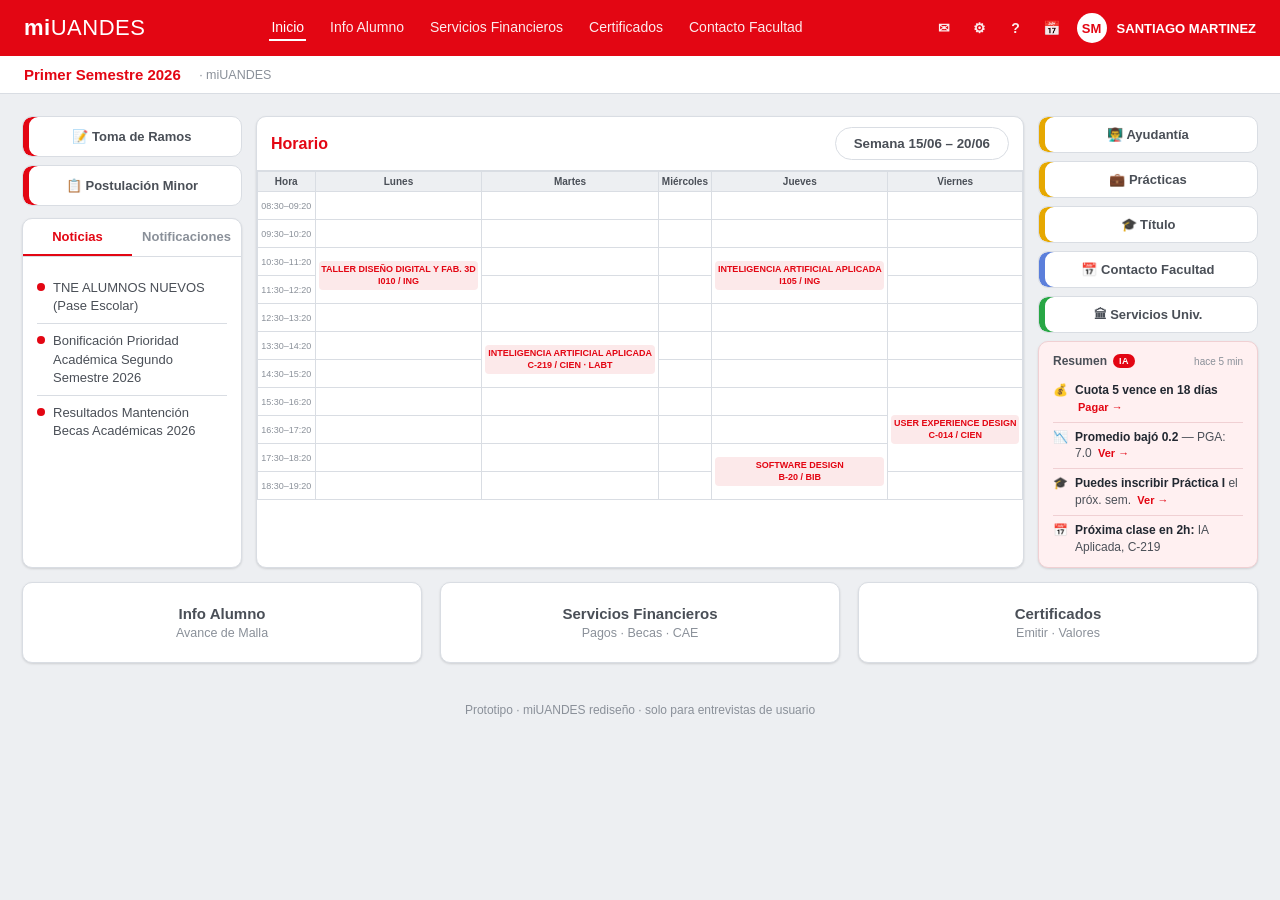
<file: index.html>
<!DOCTYPE html>
<html lang="es">
<head>
  <meta charset="UTF-8">
  <meta name="viewport" content="width=device-width, initial-scale=1.0">
  <title>miUANDES — Inicio</title>
  <link rel="stylesheet" href="styles.css">
  <style>
    .landing {
      display: grid;
      grid-template-columns: 220px 1fr 220px;
      gap: 14px;
      align-items: stretch;
    }
    .landing > div:first-child {
      display: flex; flex-direction: column;
    }
    .landing > div:first-child .info-card {
      flex: 1;
    }

    .info-card {
      background: var(--blanco);
      border: 1px solid var(--gris-borde);
      border-radius: var(--radio);
      box-shadow: var(--sombra);
      overflow: hidden;
    }
    .info-card__tabs {
      display: flex; border-bottom: 1px solid var(--gris-borde);
    }
    .info-card__tab {
      flex: 1; padding: 10px 8px; text-align: center;
      font-size: 13px; font-weight: 600; color: var(--gris-claro);
      cursor: pointer; border-bottom: 2px solid transparent;
      transition: all .15s; background: none; border-top: none; border-left: none; border-right: none;
    }
    .info-card__tab.is-active {
      color: var(--rojo); border-bottom-color: var(--rojo);
    }
    .info-card__body { padding: 14px; }
    .info-card__panel { display: none; }
    .info-card__panel.activa { display: block; }
    .notif-item {
      display: flex; align-items: flex-start; gap: 8px;
      padding: 8px 0; border-bottom: 1px solid var(--gris-borde);
      font-size: 13px; color: var(--gris-texto);
    }
    .notif-item:last-child { border-bottom: none; }
    .notif-dot {
      width: 8px; height: 8px; border-radius: 50%;
      background: var(--rojo); flex-shrink: 0; margin-top: 4px;
    }
    .notif-item span { line-height: 1.4; }

    .horario {
      background: var(--blanco);
      border: 1px solid var(--gris-borde);
      border-radius: var(--radio);
      box-shadow: var(--sombra);
      display: flex; flex-direction: column;
      overflow: hidden;
    }
    .horario__head {
      display: flex; justify-content: space-between; align-items: center;
      padding: 10px 14px; border-bottom: 1px solid var(--gris-borde);
    }
    .horario__head h2 { margin: 0; font-size: 16px; color: var(--rojo); }
    .horario table {
      width: 100%; border-collapse: collapse; font-size: 10px;
    }
    .horario th {
      background: var(--gris-bg); padding: 4px 3px;
      font-weight: 600; color: var(--gris-texto); text-align: center;
      border: 1px solid var(--gris-borde); font-size: 10px;
    }
    .horario td {
      border: 1px solid var(--gris-borde); padding: 2px 3px;
      text-align: center; vertical-align: middle; height: 28px;
    }
    .horario td.hora { white-space: nowrap; font-size: 9px; color: var(--gris-claro); }
    .horario .clase {
      background: var(--rojo-claro); color: var(--rojo);
      border-radius: 4px; padding: 3px 2px;
      font-weight: 600; font-size: 9px; line-height: 1.25;
    }

    .accesos {
      display: grid; grid-template-columns: repeat(3, 1fr); gap: 18px;
      margin-top: 14px;
    }
    .acceso {
      background: var(--blanco);
      border: 1.5px solid var(--gris-borde);
      border-radius: var(--radio);
      box-shadow: var(--sombra);
      padding: 22px 16px; text-align: center;
      font-weight: 700; color: var(--gris-texto);
      transition: all .15s; cursor: pointer;
    }
    .acceso:hover { border-color: var(--rojo); color: var(--rojo); transform: translateY(-2px); }
    .acceso small { display: block; font-weight: 400; color: var(--gris-claro); margin-top: 4px; }

    /* --- Panel IA (compacto, no protagonista) --- */
    .landing .navbtn {
      padding: 12px 10px; margin-bottom: 8px; font-size: 13px;
      display: flex; align-items: center; justify-content: center; gap: 6px;
    }
    .navbtn--acad { box-shadow: inset 6px 0 0 var(--rojo); }
    .navbtn--proc { box-shadow: inset 6px 0 0 #e6a800; }
    .navbtn--fac  { box-shadow: inset 6px 0 0 #5b7fdb; }
    .navbtn--serv { box-shadow: inset 6px 0 0 #28a745; }
    .navbtn--sm { padding: 10px 8px !important; margin-bottom: 8px !important; font-size: 13px !important; }

    .ia-panel {
      background: #fff0f1;
      border: 1px solid #f0d0d3;
      border-radius: var(--radio);
      box-shadow: var(--sombra);
      padding: 12px 14px;
      font-size: 12px;
    }
    .ia-panel__header {
      display: flex; justify-content: space-between; align-items: center;
      margin-bottom: 8px;
    }
    .ia-panel__title {
      font-size: 12px; font-weight: 700; color: var(--gris-texto);
      display: flex; align-items: center; gap: 6px;
    }
    .ia-badge {
      background: var(--rojo); color: #fff; padding: 2px 6px;
      border-radius: 999px; font-size: 9px; font-weight: 700;
      letter-spacing: .5px;
    }
    .ia-panel__time { font-size: 10px; color: var(--gris-claro); }
    .ia-insights { display: flex; flex-direction: column; gap: 0; }
    .ia-insight {
      display: flex; align-items: baseline; gap: 7px;
      padding: 6px 0; border-bottom: 1px solid #f0d0d3;
      font-size: 12px; line-height: 1.4; color: var(--gris-texto);
    }
    .ia-insight:last-child { border-bottom: none; padding-bottom: 0; }
    .ia-insight__emoji { font-size: 12px; flex-shrink: 0; }
    .ia-insight__text { flex: 1; }
    .ia-insight__text strong { color: var(--tinta); }
    .ia-link {
      color: var(--rojo); font-weight: 600; text-decoration: none;
      font-size: 11px; margin-left: 3px;
    }
    .ia-link:hover { text-decoration: underline; }

    @media (max-width: 768px) {
      .landing { grid-template-columns: 1fr; }
      .accesos { grid-template-columns: 1fr; }
      .horario { overflow-x: auto; }
    }
  </style>
</head>
<body>

  <header class="banner">
    <a href="index.html" class="banner__logo">mi<span>UANDES</span></a>
    <button class="hamburger" onclick="toggleNav()">☰</button>
    <nav class="banner__nav">
      <a href="index.html" class="is-active">Inicio</a>
      <a href="info-alumno.html">Info Alumno</a>
      <a href="servicio-financiero.html">Servicios Financieros</a>
      <a href="certificados.html">Certificados</a>
      <a href="facultad.html">Contacto Facultad</a>
    </nav>
    <div class="banner__user">
      <div class="banner__icons">
        <a href="index.html" title="Notificaciones">✉</a>
        <a href="servicios-universitarios.html" title="Servicios">⚙</a>
        <a href="#" title="Centro de ayuda" onclick="showToast('Sección de ayuda en desarrollo','info')">?</a>
        <a href="facultad.html" title="Calendario">📅</a>
      </div>
      <span class="banner__avatar">SM</span>
      <span class="user-name">SANTIAGO MARTINEZ</span>
    </div>
  </header>

  <div class="subbar">
    Primer Semestre 2026 &nbsp;<small>· miUANDES</small>
  </div>

  <main class="page">

    <div class="landing">

      <div>
        <button class="navbtn navbtn--acad">📝 Toma de Ramos</button>
        <button class="navbtn navbtn--acad">📋 Postulación Minor</button>

        <div class="info-card" style="margin-top:4px;">
          <div class="info-card__tabs">
            <button class="info-card__tab is-active" onclick="switchTab(this, 'panel-noticias')">Noticias</button>
            <button class="info-card__tab" onclick="switchTab(this, 'panel-notif')">Notificaciones</button>
          </div>
          <div class="info-card__body">
            <div class="info-card__panel activa" id="panel-noticias">
              <div class="notif-item">
                <span class="notif-dot"></span>
                <span>TNE ALUMNOS NUEVOS (Pase Escolar)</span>
              </div>
              <div class="notif-item">
                <span class="notif-dot"></span>
                <span>Bonificación Prioridad Académica Segundo Semestre 2026</span>
              </div>
              <div class="notif-item">
                <span class="notif-dot"></span>
                <span>Resultados Mantención Becas Académicas 2026</span>
              </div>
            </div>
            <div class="info-card__panel" id="panel-notif">
              <div class="notif-item">
                <span class="notif-dot"></span>
                <span>Tu cuota 5 vence el 05/07/2026</span>
              </div>
              <div class="notif-item">
                <span class="notif-dot"></span>
                <span>Nuevo horario publicado para Semestre 2026-1</span>
              </div>
            </div>
          </div>
        </div>

      </div>

      <div class="horario">
        <div class="horario__head">
          <h2>Horario</h2>
          <button class="pill">Semana 15/06 – 20/06</button>
        </div>
        <div class="table-responsive">
          <table>
            <thead>
              <tr>
                <th>Hora</th><th>Lunes</th><th>Martes</th><th>Miércoles</th><th>Jueves</th><th>Viernes</th>
              </tr>
            </thead>
            <tbody>
              <tr><td class="hora">08:30–09:20</td><td></td><td></td><td></td><td></td><td></td></tr>
              <tr><td class="hora">09:30–10:20</td><td></td><td></td><td></td><td></td><td></td></tr>
              <tr>
                <td class="hora">10:30–11:20</td>
                <td rowspan="2"><div class="clase">TALLER DISEÑO DIGITAL Y FAB. 3D<br>I010 / ING</div></td>
                <td></td><td></td>
                <td rowspan="2"><div class="clase">INTELIGENCIA ARTIFICIAL APLICADA<br>I105 / ING</div></td>
                <td></td>
              </tr>
              <tr><td class="hora">11:30–12:20</td><td></td><td></td><td></td></tr>
              <tr><td class="hora">12:30–13:20</td><td></td><td></td><td></td><td></td><td></td></tr>
              <tr>
                <td class="hora">13:30–14:20</td>
                <td></td>
                <td rowspan="2"><div class="clase">INTELIGENCIA ARTIFICIAL APLICADA<br>C-219 / CIEN · LABT</div></td>
                <td></td><td></td><td></td>
              </tr>
              <tr><td class="hora">14:30–15:20</td><td></td><td></td><td></td><td></td></tr>
              <tr>
                <td class="hora">15:30–16:20</td>
                <td></td><td></td><td></td><td></td>
                <td rowspan="3"><div class="clase">USER EXPERIENCE DESIGN<br>C-014 / CIEN</div></td>
              </tr>
              <tr><td class="hora">16:30–17:20</td><td></td><td></td><td></td><td></td></tr>
              <tr>
                <td class="hora">17:30–18:20</td>
                <td></td><td></td><td></td>
                <td rowspan="2"><div class="clase">SOFTWARE DESIGN<br>B-20 / BIB</div></td>
              </tr>
              <tr><td class="hora">18:30–19:20</td><td></td><td></td><td></td><td></td></tr>
            </tbody>
          </table>
        </div>
      </div>

      <div>
        <a class="navbtn navbtn--sm navbtn--proc" href="template.html">👨‍🏫 Ayudantía</a>
        <a class="navbtn navbtn--sm navbtn--proc" href="template.html">💼 Prácticas</a>
        <a class="navbtn navbtn--sm navbtn--proc" href="template.html">🎓 Título</a>
        <a class="navbtn navbtn--sm navbtn--fac" href="facultad.html">📅 Contacto Facultad</a>
        <a class="navbtn navbtn--sm navbtn--serv" href="servicios-universitarios.html">🏛 Servicios Univ.</a>

        <!-- Panel IA -->
        <div class="ia-panel" style="margin-top: 4px;">
          <div class="ia-panel__header">
            <div class="ia-panel__title">Resumen <span class="ia-badge">IA</span></div>
            <div class="ia-panel__time">hace 5 min</div>
          </div>
          <div class="ia-insights">
            <div class="ia-insight">
              <span class="ia-insight__emoji">💰</span>
              <div class="ia-insight__text"><strong>Cuota 5 vence en 18 días</strong> <a class="ia-link" href="servicio-financiero.html">Pagar →</a></div>
            </div>
            <div class="ia-insight">
              <span class="ia-insight__emoji">📉</span>
              <div class="ia-insight__text"><strong>Promedio bajó 0.2</strong> — PGA: 7.0 <a class="ia-link" href="info-alumno.html">Ver →</a></div>
            </div>
            <div class="ia-insight">
              <span class="ia-insight__emoji">🎓</span>
              <div class="ia-insight__text"><strong>Puedes inscribir Práctica I</strong> el próx. sem. <a class="ia-link" href="template.html">Ver →</a></div>
            </div>
            <div class="ia-insight">
              <span class="ia-insight__emoji">📅</span>
              <div class="ia-insight__text"><strong>Próxima clase en 2h:</strong> IA Aplicada, C-219</div>
            </div>
          </div>
        </div>
      </div>

    </div>

    <div class="accesos">
      <a class="acceso" href="info-alumno.html">Info Alumno<small>Avance de Malla</small></a>
      <a class="acceso" href="servicio-financiero.html">Servicios Financieros<small>Pagos · Becas · CAE</small></a>
      <a class="acceso" href="certificados.html">Certificados<small>Emitir · Valores</small></a>
    </div>

  </main>

  <div id="toast" class="toast"></div>
  <footer class="proto">Prototipo · miUANDES rediseño · solo para entrevistas de usuario</footer>

  <script src="shared.js"></script>
  <script>
    function switchTab(btn, panelId) {
      document.querySelectorAll('.info-card__tab').forEach(t => t.classList.remove('is-active'));
      document.querySelectorAll('.info-card__panel').forEach(p => p.classList.remove('activa'));
      btn.classList.add('is-active');
      document.getElementById(panelId).classList.add('activa');
    }
  </script>

</body>
</html>
</file>
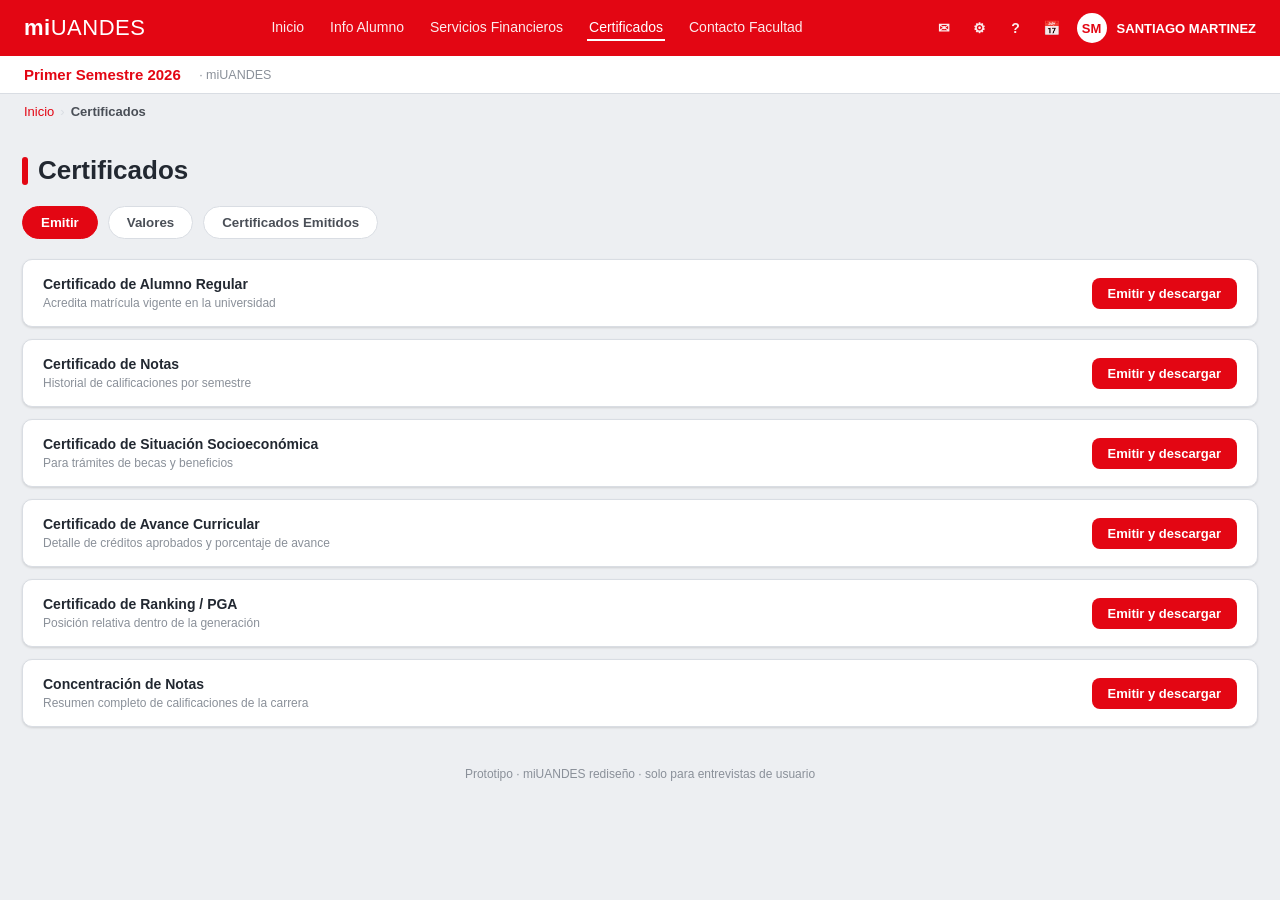
<file: certificados.html>
<!DOCTYPE html>
<html lang="es">
<head>
  <meta charset="UTF-8">
  <meta name="viewport" content="width=device-width, initial-scale=1.0">
  <title>miUANDES — Certificados</title>
  <link rel="stylesheet" href="styles.css">
  <style>
    .pills { display: flex; gap: 10px; margin-bottom: 20px; flex-wrap: wrap; }
    .vista { display: none; }
    .vista.activa { display: block; }

    .cert-list { display: flex; flex-direction: column; gap: 12px; }
    .cert-item {
      background: var(--blanco); border: 1px solid var(--gris-borde);
      border-radius: var(--radio); box-shadow: var(--sombra);
      padding: 16px 20px; display: flex; justify-content: space-between; align-items: center;
      transition: all .15s;
    }
    .cert-item:hover { border-color: var(--rojo); box-shadow: 0 2px 8px rgba(0,0,0,.1); }
    .cert-info h4 { margin: 0 0 4px; font-size: 14px; color: var(--tinta); }
    .cert-info p { margin: 0; font-size: 12px; color: var(--gris-claro); }
    .cert-btn {
      background: var(--rojo); color: #fff; border: none;
      border-radius: 8px; padding: 8px 16px; font-weight: 600;
      font-size: 13px; cursor: pointer; white-space: nowrap; transition: all .2s;
    }
    .cert-btn:hover { background: var(--rojo-osc); }
    .cert-btn.done { background: #28a745; pointer-events: none; }

    .valores-table {
      width: 100%; border-collapse: collapse; font-size: 13px;
      background: var(--blanco); border: 1px solid var(--gris-borde);
      border-radius: var(--radio); overflow: hidden; box-shadow: var(--sombra);
    }
    .valores-table th {
      background: var(--gris-bg); padding: 10px 16px;
      font-weight: 600; color: var(--gris-texto); text-align: left;
      border-bottom: 1px solid var(--gris-borde);
    }
    .valores-table td {
      padding: 10px 16px; border-bottom: 1px solid var(--gris-borde); color: var(--gris-texto);
    }
    .valores-table tr:last-child td { border-bottom: none; }

    @media (max-width: 768px) {
      .cert-item { flex-direction: column; gap: 10px; align-items: flex-start; }
      .cert-btn { width: 100%; text-align: center; }
    }
  </style>
</head>
<body>

  <header class="banner">
    <a href="index.html" class="banner__logo">mi<span>UANDES</span></a>
    <button class="hamburger" onclick="toggleNav()">☰</button>
    <nav class="banner__nav">
      <a href="index.html">Inicio</a>
      <a href="info-alumno.html">Info Alumno</a>
      <a href="servicio-financiero.html">Servicios Financieros</a>
      <a href="certificados.html" class="is-active">Certificados</a>
      <a href="facultad.html">Contacto Facultad</a>
    </nav>
    <div class="banner__user">
      <div class="banner__icons">
        <a href="index.html" title="Notificaciones">✉</a>
        <a href="servicios-universitarios.html" title="Servicios">⚙</a>
        <a href="#" title="Centro de ayuda">?</a>
        <a href="facultad.html" title="Calendario">📅</a>
      </div>
      <span class="banner__avatar">SM</span>
      <span class="user-name">SANTIAGO MARTINEZ</span>
    </div>
  </header>

  <div class="subbar">Primer Semestre 2026 &nbsp;<small>· miUANDES</small></div>
  <div class="breadcrumbs">
    <a href="index.html">Inicio</a> <span class="sep">›</span> <span class="current">Certificados</span>
  </div>

  <main class="page">
    <div class="titulo-vista">Certificados</div>
    <div class="pills">
      <button class="pill is-active" onclick="showVista('emitir')">Emitir</button>
      <button class="pill" onclick="showVista('valores')">Valores</button>
      <button class="pill" onclick="showVista('emitidos')">Certificados Emitidos</button>
    </div>

    <div class="vista activa" id="vista-emitir">
      <div class="cert-list">
        <div class="cert-item"><div class="cert-info"><h4>Certificado de Alumno Regular</h4><p>Acredita matrícula vigente en la universidad</p></div><button class="cert-btn" onclick="emitirCert(this)">Emitir y descargar</button></div>
        <div class="cert-item"><div class="cert-info"><h4>Certificado de Notas</h4><p>Historial de calificaciones por semestre</p></div><button class="cert-btn" onclick="emitirCert(this)">Emitir y descargar</button></div>
        <div class="cert-item"><div class="cert-info"><h4>Certificado de Situación Socioeconómica</h4><p>Para trámites de becas y beneficios</p></div><button class="cert-btn" onclick="emitirCert(this)">Emitir y descargar</button></div>
        <div class="cert-item"><div class="cert-info"><h4>Certificado de Avance Curricular</h4><p>Detalle de créditos aprobados y porcentaje de avance</p></div><button class="cert-btn" onclick="emitirCert(this)">Emitir y descargar</button></div>
        <div class="cert-item"><div class="cert-info"><h4>Certificado de Ranking / PGA</h4><p>Posición relativa dentro de la generación</p></div><button class="cert-btn" onclick="emitirCert(this)">Emitir y descargar</button></div>
        <div class="cert-item"><div class="cert-info"><h4>Concentración de Notas</h4><p>Resumen completo de calificaciones de la carrera</p></div><button class="cert-btn" onclick="emitirCert(this)">Emitir y descargar</button></div>
      </div>
    </div>

    <div class="vista" id="vista-valores">
      <div class="table-responsive">
        <table class="valores-table">
          <thead><tr><th>Certificado</th><th>Valor</th><th>Plazo emisión</th></tr></thead>
          <tbody>
            <tr><td>Certificado de Alumno Regular</td><td>Gratuito</td><td>Inmediato</td></tr>
            <tr><td>Certificado de Notas</td><td>Gratuito</td><td>Inmediato</td></tr>
            <tr><td>Certificado de Situación Socioeconómica</td><td>Gratuito</td><td>3 días hábiles</td></tr>
            <tr><td>Certificado de Avance Curricular</td><td>Gratuito</td><td>Inmediato</td></tr>
            <tr><td>Certificado de Ranking / PGA</td><td>Gratuito</td><td>Inmediato</td></tr>
            <tr><td>Concentración de Notas</td><td>$5.000</td><td>5 días hábiles</td></tr>
          </tbody>
        </table>
      </div>
    </div>

    <div class="vista" id="vista-emitidos">
      <div class="cert-list">
        <div class="cert-item"><div class="cert-info"><h4>Certificado de Alumno Regular</h4><p>Emitido el 10/03/2026</p></div><button class="cert-btn" onclick="showToast('Certificado descargado')">Descargar ↓</button></div>
        <div class="cert-item"><div class="cert-info"><h4>Certificado de Notas</h4><p>Emitido el 22/04/2026</p></div><button class="cert-btn" onclick="showToast('Certificado descargado')">Descargar ↓</button></div>
        <div class="cert-item"><div class="cert-info"><h4>Certificado de Alumno Regular</h4><p>Emitido el 15/01/2026</p></div><button class="cert-btn" onclick="showToast('Certificado descargado')">Descargar ↓</button></div>
      </div>
    </div>
  </main>

  <div id="toast" class="toast"></div>
  <footer class="proto">Prototipo · miUANDES rediseño · solo para entrevistas de usuario</footer>

  <script src="shared.js"></script>
  <script>
    function showVista(id) {
      document.querySelectorAll('.vista').forEach(function(v) { v.classList.remove('activa'); });
      document.getElementById('vista-' + id).classList.add('activa');
      document.querySelectorAll('.pills .pill').forEach(function(p) { p.classList.remove('is-active'); });
      var map = { emitir: 0, valores: 1, emitidos: 2 };
      document.querySelectorAll('.pills .pill')[map[id]].classList.add('is-active');
    }
    function emitirCert(btn) {
      btn.textContent = 'Generando...';
      btn.style.opacity = '.7';
      setTimeout(function() {
        btn.textContent = '✓ Descargado';
        btn.className = 'cert-btn done';
        btn.style.opacity = '1';
        showToast('Certificado emitido y descargado correctamente');
      }, 1200);
    }
  </script>
</body>
</html>
</file>
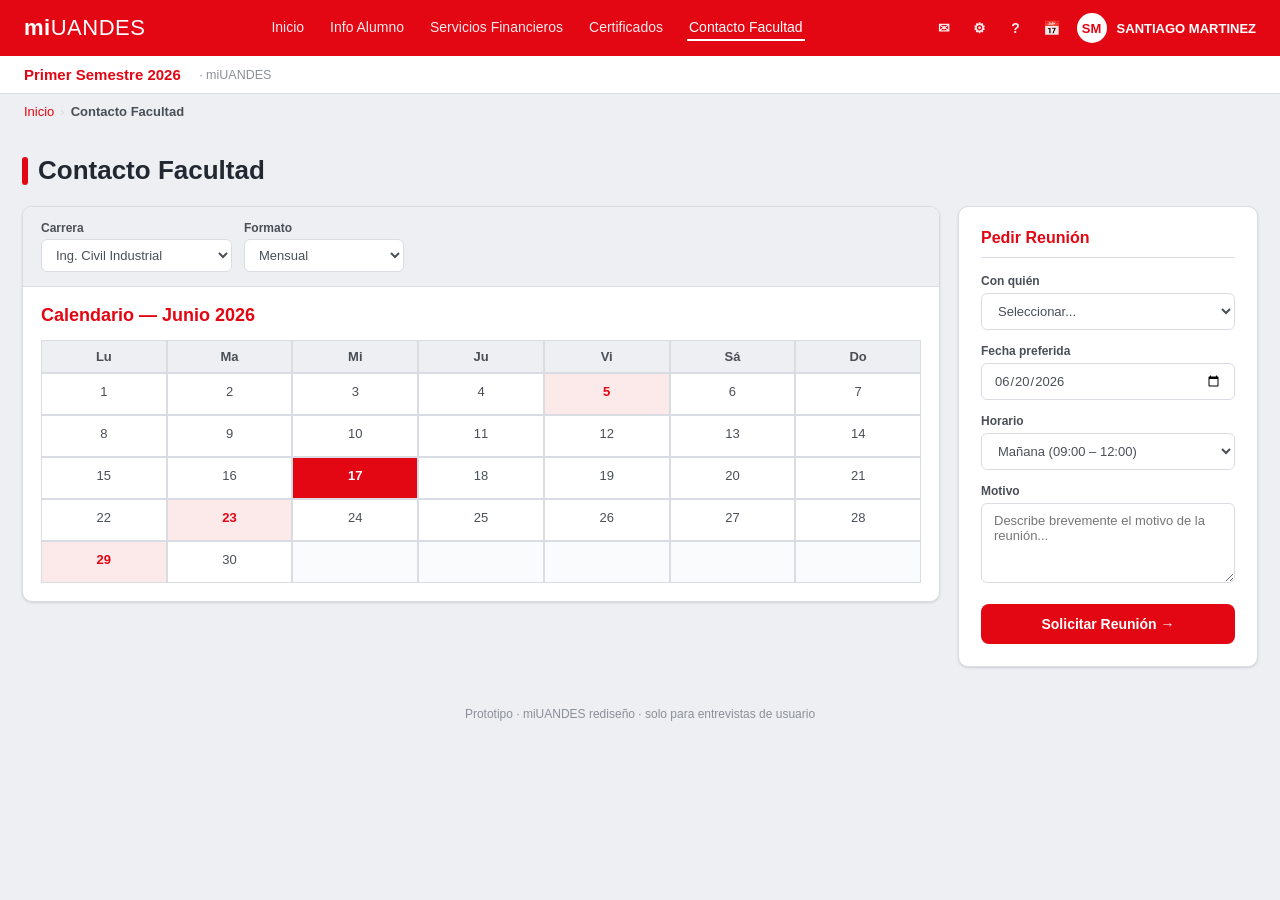
<file: facultad.html>
<!DOCTYPE html>
<html lang="es">
<head>
  <meta charset="UTF-8">
  <meta name="viewport" content="width=device-width, initial-scale=1.0">
  <title>miUANDES — Contacto Facultad</title>
  <link rel="stylesheet" href="styles.css">
  <style>
    .layout-fac { display: grid; grid-template-columns: 1fr 300px; gap: 18px; align-items: start; }
    .centro {
      background: var(--blanco); border: 1px solid var(--gris-borde);
      border-radius: var(--radio); box-shadow: var(--sombra); overflow: hidden;
    }
    .filtros {
      display: flex; gap: 12px; padding: 14px 18px;
      border-bottom: 1px solid var(--gris-borde); background: var(--gris-bg);
    }
    .filtros label {
      font-size: 12px; font-weight: 600; color: var(--gris-texto);
      display: flex; flex-direction: column; gap: 4px;
    }
    .filtros select {
      padding: 7px 10px; border: 1px solid var(--gris-borde);
      border-radius: 6px; font-size: 13px; color: var(--gris-texto);
      background: var(--blanco); cursor: pointer; min-width: 160px;
    }
    .calendario { padding: 18px; }
    .calendario h3 { margin: 0 0 14px; font-size: 18px; color: var(--rojo); }
    .cal-grid { display: grid; grid-template-columns: repeat(7, 1fr); text-align: center; font-size: 13px; }
    .cal-grid .day-head {
      padding: 8px 4px; font-weight: 700; color: var(--gris-texto);
      background: var(--gris-bg); border: 1px solid var(--gris-borde);
    }
    .cal-grid .day {
      padding: 10px 4px; border: 1px solid var(--gris-borde);
      color: var(--gris-texto); min-height: 42px; cursor: default; position: relative;
    }
    .cal-grid .day.empty { background: #fafbfc; }
    .cal-grid .day.hoy { background: var(--rojo); color: #fff; font-weight: 700; }
    .cal-grid .day.evento { background: var(--rojo-claro); font-weight: 600; color: var(--rojo); cursor: help; }

    .reunion-panel {
      background: var(--blanco); border: 1px solid var(--gris-borde);
      border-radius: var(--radio); box-shadow: var(--sombra); padding: 22px;
    }
    .reunion-panel h3 {
      margin: 0 0 16px; font-size: 16px; color: var(--rojo);
      padding-bottom: 10px; border-bottom: 1px solid var(--gris-borde);
    }
    .form-group { margin-bottom: 14px; }
    .form-group label { display: block; font-size: 12px; font-weight: 600; color: var(--gris-texto); margin-bottom: 5px; }
    .form-group select,
    .form-group input,
    .form-group textarea {
      width: 100%; padding: 9px 12px;
      border: 1px solid var(--gris-borde); border-radius: 6px;
      font-size: 13px; color: var(--gris-texto); background: var(--blanco); font-family: inherit;
    }
    .form-group textarea { resize: vertical; min-height: 80px; }
    .form-group .error-msg {
      color: var(--rojo); font-size: 11px; margin-top: 4px; display: none;
    }
    .form-group.has-error .error-msg { display: block; }
    .form-group.has-error select,
    .form-group.has-error input,
    .form-group.has-error textarea { border-color: var(--rojo); }
    .btn-reunion {
      width: 100%; background: var(--rojo); color: #fff; border: none;
      border-radius: 8px; padding: 12px; font-weight: 600;
      font-size: 14px; cursor: pointer; margin-top: 4px;
    }
    .btn-reunion:hover { background: var(--rojo-osc); }

    @media (max-width: 768px) {
      .layout-fac { grid-template-columns: 1fr; }
      .filtros { flex-direction: column; }
    }
  </style>
</head>
<body>

  <header class="banner">
    <a href="index.html" class="banner__logo">mi<span>UANDES</span></a>
    <button class="hamburger" onclick="toggleNav()">☰</button>
    <nav class="banner__nav">
      <a href="index.html">Inicio</a>
      <a href="info-alumno.html">Info Alumno</a>
      <a href="servicio-financiero.html">Servicios Financieros</a>
      <a href="certificados.html">Certificados</a>
      <a href="facultad.html" class="is-active">Contacto Facultad</a>
    </nav>
    <div class="banner__user">
      <div class="banner__icons">
        <a href="index.html" title="Notificaciones">✉</a>
        <a href="servicios-universitarios.html" title="Servicios">⚙</a>
        <a href="#" title="Centro de ayuda">?</a>
        <a href="facultad.html" title="Calendario">📅</a>
      </div>
      <span class="banner__avatar">SM</span>
      <span class="user-name">SANTIAGO MARTINEZ</span>
    </div>
  </header>

  <div class="subbar">Primer Semestre 2026 &nbsp;<small>· miUANDES</small></div>
  <div class="breadcrumbs">
    <a href="index.html">Inicio</a> <span class="sep">›</span> <span class="current">Contacto Facultad</span>
  </div>

  <main class="page">
    <div class="titulo-vista">Contacto Facultad</div>

    <div class="layout-fac">
      <div class="centro">
        <div class="filtros">
          <label>Carrera
            <select><option>Ing. Civil Industrial</option><option>Ing. Civil en Computación</option><option>Ing. Civil Eléctrica</option></select>
          </label>
          <label>Formato
            <select><option>Mensual</option><option>Semanal</option></select>
          </label>
        </div>
        <div class="calendario">
          <h3>Calendario — Junio 2026</h3>
          <div class="cal-grid">
            <div class="day-head">Lu</div><div class="day-head">Ma</div><div class="day-head">Mi</div><div class="day-head">Ju</div><div class="day-head">Vi</div><div class="day-head">Sá</div><div class="day-head">Do</div>
            <div class="day">1</div><div class="day">2</div><div class="day">3</div><div class="day">4</div><div class="day evento" title="Cierre de notas parciales">5</div><div class="day">6</div><div class="day">7</div>
            <div class="day">8</div><div class="day">9</div><div class="day">10</div><div class="day">11</div><div class="day">12</div><div class="day">13</div><div class="day">14</div>
            <div class="day">15</div><div class="day">16</div><div class="day hoy" title="Hoy">17</div><div class="day">18</div><div class="day">19</div><div class="day">20</div><div class="day">21</div>
            <div class="day">22</div><div class="day evento" title="Entrega proyecto final IA">23</div><div class="day">24</div><div class="day">25</div><div class="day">26</div><div class="day">27</div><div class="day">28</div>
            <div class="day evento" title="Inicio período de exámenes">29</div><div class="day">30</div><div class="day empty"></div><div class="day empty"></div><div class="day empty"></div><div class="day empty"></div><div class="day empty"></div>
          </div>
        </div>
      </div>

      <div class="reunion-panel">
        <h3>Pedir Reunión</h3>
        <form id="reunion-form" onsubmit="return submitReunion(event)">
          <div class="form-group">
            <label>Con quién</label>
            <select required><option value="">Seleccionar...</option><option>Director de carrera</option><option>Jefe de docencia</option><option>Secretaría académica</option><option>Coordinador de prácticas</option></select>
          </div>
          <div class="form-group">
            <label>Fecha preferida</label>
            <input type="date" min="2026-06-17" value="2026-06-20" required>
          </div>
          <div class="form-group">
            <label>Horario</label>
            <select><option>Mañana (09:00 – 12:00)</option><option>Tarde (14:00 – 17:00)</option></select>
          </div>
          <div class="form-group" id="motivo-group">
            <label>Motivo</label>
            <textarea placeholder="Describe brevemente el motivo de la reunión..." required></textarea>
            <div class="error-msg">Por favor describe el motivo de la reunión</div>
          </div>
          <button type="submit" class="btn-reunion">Solicitar Reunión →</button>
        </form>
      </div>
    </div>
  </main>

  <div id="toast" class="toast"></div>
  <footer class="proto">Prototipo · miUANDES rediseño · solo para entrevistas de usuario</footer>

  <script src="shared.js"></script>
  <script>
    function submitReunion(e) {
      e.preventDefault();
      var ta = document.querySelector('#motivo-group textarea');
      var grp = document.getElementById('motivo-group');
      if (!ta.value.trim()) {
        grp.classList.add('has-error');
        ta.focus();
        return false;
      }
      grp.classList.remove('has-error');
      showToast('Solicitud de reunión enviada correctamente');
      e.target.reset();
      return false;
    }
  </script>
</body>
</html>
</file>
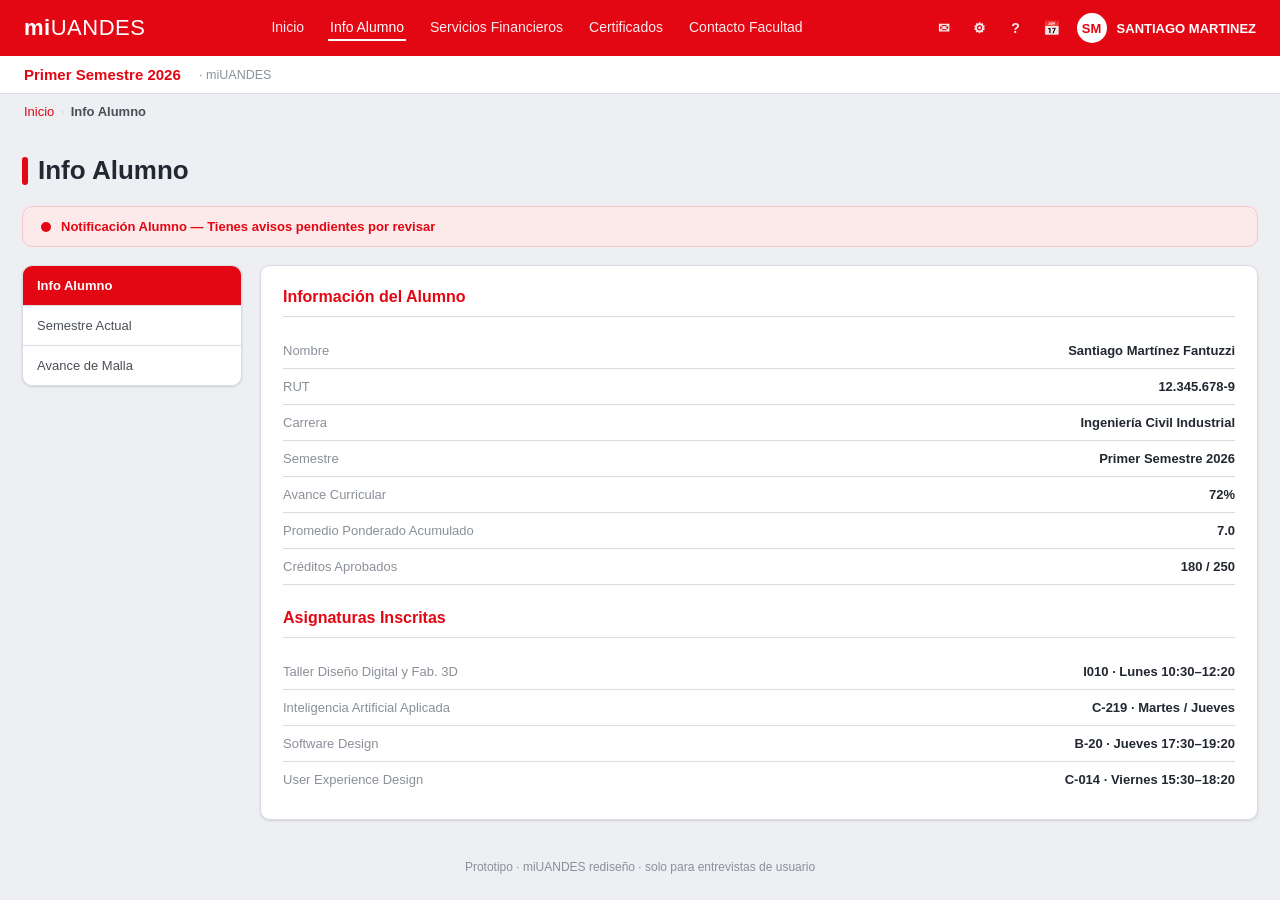
<file: info-alumno.html>
<!DOCTYPE html>
<html lang="es">
<head>
  <meta charset="UTF-8">
  <meta name="viewport" content="width=device-width, initial-scale=1.0">
  <title>miUANDES — Info Alumno</title>
  <link rel="stylesheet" href="styles.css">
  <style>
    .notif-bar {
      background: var(--rojo-claro);
      border: 1px solid #f5c6cb;
      border-radius: var(--radio);
      padding: 12px 18px;
      margin-bottom: 18px;
      display: flex; align-items: center; gap: 10px;
      font-size: 13px; color: var(--rojo);
      font-weight: 600;
    }
    .notif-bar .dot { width: 10px; height: 10px; background: var(--rojo); border-radius: 50%; flex-shrink: 0; }

    .layout {
      display: grid;
      grid-template-columns: 220px 1fr;
      gap: 18px;
      align-items: start;
    }

    .sidebar-menu {
      background: var(--blanco);
      border: 1px solid var(--gris-borde);
      border-radius: var(--radio);
      box-shadow: var(--sombra);
      overflow: hidden;
    }
    .sidebar-menu .menu-item {
      display: block; padding: 12px 14px; width: 100%;
      font-size: 13px; font-weight: 500; color: var(--gris-texto);
      border: none; background: none; text-align: left;
      border-bottom: 1px solid var(--gris-borde);
      cursor: pointer; transition: all .12s;
    }
    .sidebar-menu .menu-item:last-child { border-bottom: none; }
    .sidebar-menu .menu-item:hover { background: var(--rojo-claro); color: var(--rojo); }
    .sidebar-menu .menu-item.is-active {
      background: var(--rojo); color: #fff; font-weight: 600;
    }
    .sidebar-mobile-select {
      display: none; width: 100%; padding: 10px 12px;
      border: 1px solid var(--gris-borde); border-radius: var(--radio);
      font-size: 14px; font-weight: 600; color: var(--gris-texto);
      background: var(--blanco); margin-bottom: 14px;
    }

    .content-area {
      background: var(--blanco);
      border: 1px solid var(--gris-borde);
      border-radius: var(--radio);
      box-shadow: var(--sombra);
      padding: 22px;
      min-height: 400px;
    }
    .content-area h3 {
      margin: 0 0 16px; font-size: 16px; color: var(--rojo);
      padding-bottom: 10px; border-bottom: 1px solid var(--gris-borde);
    }
    .info-row {
      display: flex; justify-content: space-between; align-items: center;
      padding: 10px 0; border-bottom: 1px solid var(--gris-borde);
      font-size: 13px;
    }
    .info-row:last-child { border-bottom: none; }
    .info-row .label { color: var(--gris-claro); font-weight: 500; }
    .info-row .value { font-weight: 600; color: var(--tinta); }

    .vista { display: none; }
    .vista.activa { display: block; }

    .content-tabs {
      display: flex; gap: 0; margin-bottom: 18px;
      border-bottom: 2px solid var(--gris-borde);
    }
    .content-tab {
      padding: 10px 20px; font-size: 14px; font-weight: 600;
      color: var(--gris-claro); cursor: pointer;
      border: none; background: none;
      border-bottom: 2px solid transparent;
      margin-bottom: -2px; transition: all .15s;
    }
    .content-tab.is-active { color: var(--rojo); border-bottom-color: var(--rojo); }
    .content-tab:hover { color: var(--rojo); }

    .resumen-table {
      width: 100%; border-collapse: collapse; font-size: 13px; margin-bottom: 0;
    }
    .resumen-table td {
      padding: 8px 12px; border: 1px solid var(--gris-borde);
    }
    .resumen-table td:first-child {
      font-weight: 600; color: var(--tinta); background: var(--gris-bg); width: 320px;
    }
    .resumen-table td:last-child { text-align: center; }
    .resumen-disclaimer {
      font-size: 11px; color: var(--gris-claro); font-style: italic;
      padding: 8px 12px; border: 1px solid var(--gris-borde); border-top: none;
      background: #fafbfc; margin-bottom: 18px;
    }

    .area-header {
      display: grid; grid-template-columns: 1fr auto auto;
      font-size: 13px; font-weight: 600;
      background: var(--gris-bg); border: 1px solid var(--gris-borde);
      margin-top: 18px;
    }
    .area-header span {
      padding: 8px 12px; border-right: 1px solid var(--gris-borde);
    }
    .area-header span:last-child { border-right: none; }
    .area-header .estado-cumplido { color: #28a745; }

    .malla-table {
      width: 100%; border-collapse: collapse; font-size: 12px;
    }
    .malla-table th {
      background: var(--gris-bg); padding: 6px 8px;
      font-weight: 600; color: var(--gris-texto); text-align: left;
      border: 1px solid var(--gris-borde); font-size: 11px;
    }
    .malla-table td {
      padding: 7px 8px; border: 1px solid var(--gris-borde);
      color: var(--gris-texto);
    }
    .nota-badge {
      display: inline-block; background: #28a745; color: #fff;
      border-radius: 4px; padding: 2px 8px; font-weight: 700;
      font-size: 12px; min-width: 32px; text-align: center;
    }
    .check { color: #28a745; font-weight: 700; }

    @media (max-width: 768px) {
      .layout { grid-template-columns: 1fr; }
      .sidebar-menu.desktop-only { display: none; }
      .sidebar-mobile-select { display: block; }
      .resumen-table td:first-child { width: auto; }
    }
  </style>
</head>
<body>

  <header class="banner">
    <a href="index.html" class="banner__logo">mi<span>UANDES</span></a>
    <button class="hamburger" onclick="toggleNav()">☰</button>
    <nav class="banner__nav">
      <a href="index.html">Inicio</a>
      <a href="info-alumno.html" class="is-active">Info Alumno</a>
      <a href="servicio-financiero.html">Servicios Financieros</a>
      <a href="certificados.html">Certificados</a>
      <a href="facultad.html">Contacto Facultad</a>
    </nav>
    <div class="banner__user">
      <div class="banner__icons">
        <a href="index.html" title="Notificaciones">✉</a>
        <a href="servicios-universitarios.html" title="Servicios">⚙</a>
        <a href="#" title="Centro de ayuda">?</a>
        <a href="facultad.html" title="Calendario">📅</a>
      </div>
      <span class="banner__avatar">SM</span>
      <span class="user-name">SANTIAGO MARTINEZ</span>
    </div>
  </header>

  <div class="subbar">Primer Semestre 2026 &nbsp;<small>· miUANDES</small></div>

  <div class="breadcrumbs">
    <a href="index.html">Inicio</a> <span class="sep">›</span> <span class="current">Info Alumno</span>
  </div>

  <main class="page">

    <div class="titulo-vista">Info Alumno</div>

    <div class="notif-bar">
      <span class="dot"></span>
      Notificación Alumno — Tienes avisos pendientes por revisar
    </div>

    <!-- Mobile dropdown -->
    <select class="sidebar-mobile-select" onchange="showVista(this.value)">
      <option value="info">Info Alumno</option>
      <option value="semestre">Semestre Actual</option>
      <option value="malla">Avance de Malla</option>
    </select>

    <div class="layout">

      <div class="sidebar-menu desktop-only">
        <button class="menu-item is-active" data-vista="info" onclick="showVista('info')">Info Alumno</button>
        <button class="menu-item" data-vista="semestre" onclick="showVista('semestre')">Semestre Actual</button>
        <button class="menu-item" data-vista="malla" onclick="showVista('malla')">Avance de Malla</button>
      </div>

      <div class="content-area">

        <div class="vista activa" id="vista-info">
          <h3>Información del Alumno</h3>
          <div class="info-row"><span class="label">Nombre</span><span class="value">Santiago Martínez Fantuzzi</span></div>
          <div class="info-row"><span class="label">RUT</span><span class="value">12.345.678-9</span></div>
          <div class="info-row"><span class="label">Carrera</span><span class="value">Ingeniería Civil Industrial</span></div>
          <div class="info-row"><span class="label">Semestre</span><span class="value">Primer Semestre 2026</span></div>
          <div class="info-row"><span class="label">Avance Curricular</span><span class="value">72%</span></div>
          <div class="info-row"><span class="label">Promedio Ponderado Acumulado</span><span class="value">7.0</span></div>
          <div class="info-row"><span class="label">Créditos Aprobados</span><span class="value">180 / 250</span></div>
          <div style="margin-top: 24px;">
            <h3>Asignaturas Inscritas</h3>
            <div class="info-row"><span class="label">Taller Diseño Digital y Fab. 3D</span><span class="value">I010 · Lunes 10:30–12:20</span></div>
            <div class="info-row"><span class="label">Inteligencia Artificial Aplicada</span><span class="value">C-219 · Martes / Jueves</span></div>
            <div class="info-row"><span class="label">Software Design</span><span class="value">B-20 · Jueves 17:30–19:20</span></div>
            <div class="info-row"><span class="label">User Experience Design</span><span class="value">C-014 · Viernes 15:30–18:20</span></div>
          </div>
        </div>

        <div class="vista" id="vista-semestre">
          <h3>Semestre Actual — Primer Semestre 2026</h3>
          <div class="info-row"><span class="label">Taller Diseño Digital y Fab. 3D</span><span class="value">En curso</span></div>
          <div class="info-row"><span class="label">Inteligencia Artificial Aplicada</span><span class="value">En curso</span></div>
          <div class="info-row"><span class="label">Software Design</span><span class="value">En curso</span></div>
          <div class="info-row"><span class="label">User Experience Design</span><span class="value">En curso</span></div>
        </div>

        <div class="vista" id="vista-malla">
          <div class="content-tabs">
            <button class="content-tab is-active">Avance Malla</button>
            <button class="content-tab">Adicional</button>
          </div>

          <div class="table-responsive">
            <table class="resumen-table">
              <tr><td>Promedio General (PGAG):</td><td>7.0</td></tr>
              <tr><td>Promedio General Asignaturas Aprobadas (PGAA):</td><td>7.0</td></tr>
              <tr><td>Posición relativa de PGAG:</td><td>169 de 203</td></tr>
              <tr><td>Ranking de PGAG:</td><td>83.25%</td></tr>
              <tr><td>Fecha de actualización de PGAG:</td><td>06/06/2026</td></tr>
            </table>
          </div>
          <div class="resumen-disclaimer">
            Se deja constancia que la posición puede variar por cambios de notas del alumno o alumnos de la misma generación
          </div>

          <div class="area-header">
            <span>ING1.1 — Ing. Año 1 Sem.1</span>
            <span>Créditos: 30</span>
            <span class="estado-cumplido">Cumplido</span>
          </div>
          <div class="table-responsive">
            <table class="malla-table">
              <thead>
                <tr>
                  <th>#</th><th>Aprobado</th><th>Código</th><th>Nombre materia</th>
                  <th>Periodo</th><th>Área</th><th>Título</th><th>Créd.</th><th>Calif.</th>
                </tr>
              </thead>
              <tbody>
                <tr><td>1</td><td class="check">✓</td><td>FRM1100</td><td>TEOLOGIA I</td><td>2021-1</td><td>FRM</td><td>TEOLOGIA I (ING)</td><td>3</td><td><span class="nota-badge">5.8</span></td></tr>
                <tr><td>2</td><td class="check">✓</td><td>ING1100</td><td>ALGEBRA E INTR. AL CALCULO</td><td>2021-1</td><td>ING</td><td>ALGEBRA E INTR. AL CALCULO</td><td>10</td><td><span class="nota-badge">4.7</span></td></tr>
                <tr><td>3</td><td class="check">✓</td><td>ING1102</td><td>FUNDAMENTOS DE QUIMICA</td><td>2021-1</td><td>ING</td><td>FUNDAMENTOS DE QUIMICA</td><td>5</td><td><span class="nota-badge">4.2</span></td></tr>
                <tr><td>4</td><td class="check">✓</td><td>ING1103</td><td>PROGRAMACION</td><td>2021-1</td><td>ING</td><td>PROGRAMACION</td><td>5</td><td><span class="nota-badge">5.1</span></td></tr>
                <tr><td>5</td><td class="check">✓</td><td>ING1105</td><td>TALLER DE PROYECTOS DE ING</td><td>2021-1</td><td>ING</td><td>TALLER DE PROYECTOS DE ING</td><td>3</td><td><span class="nota-badge">4.4</span></td></tr>
                <tr><td>6</td><td class="check">✓</td><td>ING1106</td><td>ANTROPOLOGIA FILOSOFICA</td><td>2021-1</td><td>ING</td><td>ANTROPOLOGIA FILOSOFICA</td><td>3</td><td><span class="nota-badge">4.5</span></td></tr>
                <tr><td>7</td><td class="check">✓</td><td>ING1400</td><td>BASES PARA EL ESTUDIO DE ING</td><td>2021-1</td><td>ING</td><td>BASES PARA EL ESTUDIO DE ING</td><td>1</td><td><span class="nota-badge">5.3</span></td></tr>
              </tbody>
            </table>
          </div>

          <div class="area-header">
            <span>ING1.2 — Ing. Año 1 Sem.2</span>
            <span>Créditos: 29</span>
            <span class="estado-cumplido">Cumplido</span>
          </div>
          <div class="table-responsive">
            <table class="malla-table">
              <thead>
                <tr>
                  <th>#</th><th>Aprobado</th><th>Código</th><th>Nombre materia</th>
                  <th>Periodo</th><th>Área</th><th>Título</th><th>Créd.</th><th>Calif.</th>
                </tr>
              </thead>
              <tbody>
                <tr><td>1</td><td class="check">✓</td><td>ING1200</td><td>CALCULO I</td><td>2021-2</td><td>ING</td><td>CALCULO I</td><td>10</td><td><span class="nota-badge">4.3</span></td></tr>
                <tr><td>2</td><td class="check">✓</td><td>ING1201</td><td>ALGEBRA LINEAL</td><td>2021-2</td><td>ING</td><td>ALGEBRA LINEAL</td><td>5</td><td><span class="nota-badge">4.8</span></td></tr>
                <tr><td>3</td><td class="check">✓</td><td>ING1202</td><td>FISICA I</td><td>2021-2</td><td>ING</td><td>FISICA I</td><td>5</td><td><span class="nota-badge">4.1</span></td></tr>
                <tr><td>4</td><td class="check">✓</td><td>ING1203</td><td>INTRODUCCION A LA ECONOMIA</td><td>2021-2</td><td>ING</td><td>INTRODUCCION A LA ECONOMIA</td><td>5</td><td><span class="nota-badge">5.6</span></td></tr>
                <tr><td>5</td><td class="check">✓</td><td>FRM1200</td><td>ETICA</td><td>2021-2</td><td>FRM</td><td>ETICA (ING)</td><td>4</td><td><span class="nota-badge">5.0</span></td></tr>
              </tbody>
            </table>
          </div>
        </div>

      </div>
    </div>
  </main>

  <div id="toast" class="toast"></div>
  <footer class="proto">Prototipo · miUANDES rediseño · solo para entrevistas de usuario</footer>

  <script src="shared.js"></script>
  <script>
    function showVista(id) {
      document.querySelectorAll('.vista').forEach(function(v) { v.classList.remove('activa'); });
      document.getElementById('vista-' + id).classList.add('activa');
      document.querySelectorAll('.menu-item').forEach(function(m) { m.classList.remove('is-active'); });
      var btn = document.querySelector('.menu-item[data-vista="' + id + '"]');
      if (btn) btn.classList.add('is-active');
      var sel = document.querySelector('.sidebar-mobile-select');
      if (sel) sel.value = id;
    }
  </script>
</body>
</html>
</file>
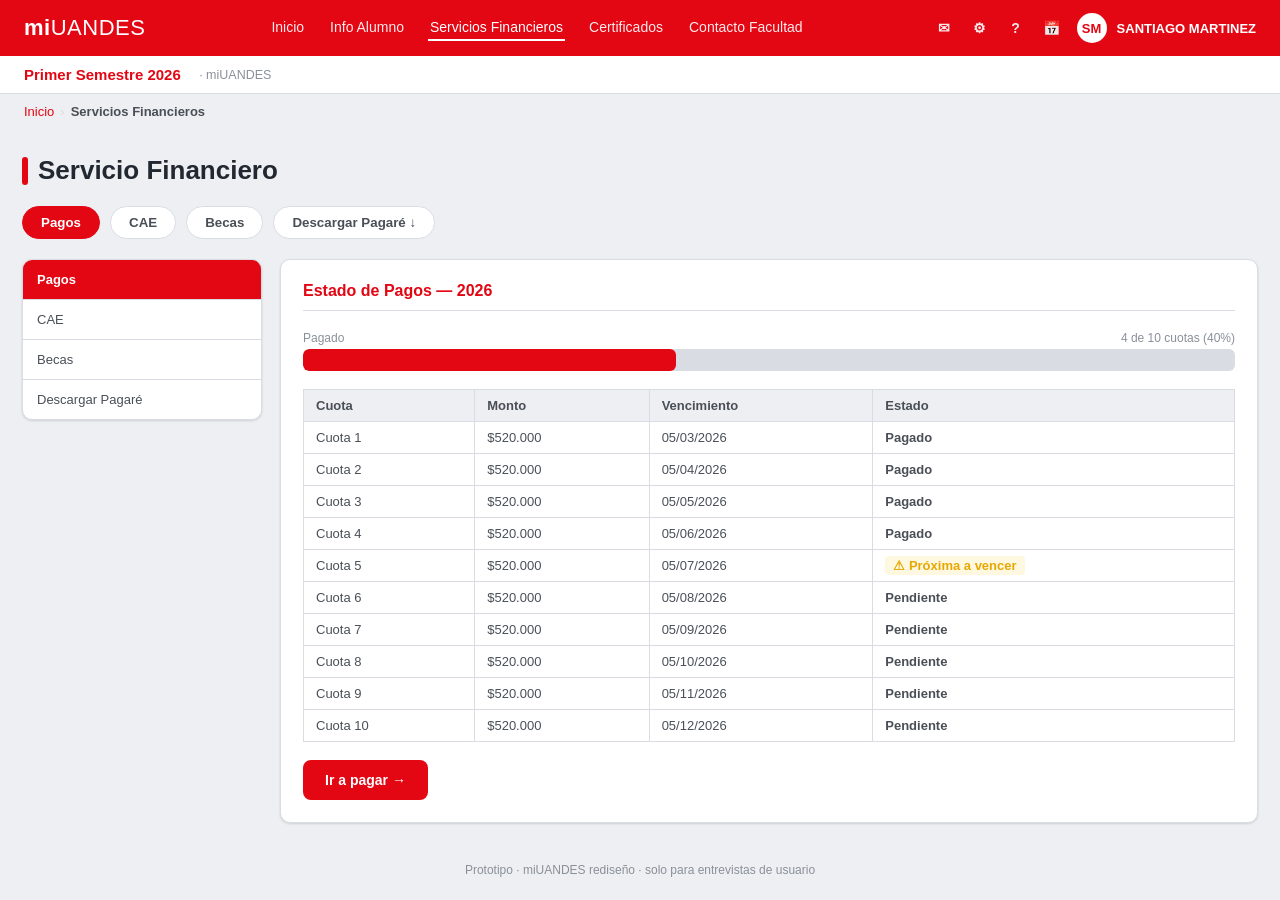
<file: servicio-financiero.html>
<!DOCTYPE html>
<html lang="es">
<head>
  <meta charset="UTF-8">
  <meta name="viewport" content="width=device-width, initial-scale=1.0">
  <title>miUANDES — Servicio Financiero</title>
  <link rel="stylesheet" href="styles.css">
  <style>
    .pills { display: flex; gap: 10px; flex-wrap: wrap; margin-bottom: 20px; }
    .layout { display: grid; grid-template-columns: 240px 1fr; gap: 18px; align-items: start; }

    .sidebar-menu {
      background: var(--blanco); border: 1px solid var(--gris-borde);
      border-radius: var(--radio); box-shadow: var(--sombra); overflow: hidden;
    }
    .sidebar-menu .menu-item {
      display: block; padding: 12px 14px; width: 100%;
      font-size: 13px; font-weight: 500; color: var(--gris-texto);
      border: none; background: none; text-align: left;
      border-bottom: 1px solid var(--gris-borde); cursor: pointer; transition: all .12s;
    }
    .sidebar-menu .menu-item:last-child { border-bottom: none; }
    .sidebar-menu .menu-item:hover { background: var(--rojo-claro); color: var(--rojo); }
    .sidebar-menu .menu-item.is-active { background: var(--rojo); color: #fff; font-weight: 600; }

    .content-area {
      background: var(--blanco); border: 1px solid var(--gris-borde);
      border-radius: var(--radio); box-shadow: var(--sombra); padding: 22px; min-height: 400px;
    }
    .content-area h3 {
      margin: 0 0 16px; font-size: 16px; color: var(--rojo);
      padding-bottom: 10px; border-bottom: 1px solid var(--gris-borde);
    }
    .vista { display: none; }
    .vista.activa { display: block; }

    .pagos-table { width: 100%; border-collapse: collapse; font-size: 13px; }
    .pagos-table th {
      background: var(--gris-bg); padding: 8px 12px;
      font-weight: 600; color: var(--gris-texto); text-align: left;
      border: 1px solid var(--gris-borde);
    }
    .pagos-table td { padding: 8px 12px; border: 1px solid var(--gris-borde); color: var(--gris-texto); }
    .estado-pagado { color: #28a745; font-weight: 600; }
    .estado-pendiente { color: var(--rojo); font-weight: 600; }
    .estado-proxima {
      color: #e6a800; font-weight: 700;
      background: #fff8e1; padding: 2px 8px; border-radius: 4px;
    }

    .barra-container { margin-top: 20px; }
    .barra-label { display: flex; justify-content: space-between; font-size: 12px; color: var(--gris-claro); margin-bottom: 4px; }
    .barra { height: 22px; background: var(--gris-borde); border-radius: 6px; overflow: hidden; }
    .barra-fill { height: 100%; background: var(--rojo); border-radius: 6px; transition: width .4s; }

    .info-row {
      display: flex; justify-content: space-between; align-items: center;
      padding: 10px 0; border-bottom: 1px solid var(--gris-borde); font-size: 13px;
    }
    .info-row:last-child { border-bottom: none; }
    .info-row .label { color: var(--gris-claro); font-weight: 500; }
    .info-row .value { font-weight: 600; color: var(--tinta); }

    .btn-descargar {
      display: inline-flex; align-items: center; gap: 8px;
      background: var(--rojo); color: #fff; border: none;
      border-radius: 8px; padding: 12px 22px; font-weight: 600;
      font-size: 14px; cursor: pointer; margin-top: 12px;
    }
    .btn-descargar:hover { background: var(--rojo-osc); }

    @media (max-width: 768px) {
      .layout { grid-template-columns: 1fr; }
      .sidebar-menu { display: none; }
    }
  </style>
</head>
<body>

  <header class="banner">
    <a href="index.html" class="banner__logo">mi<span>UANDES</span></a>
    <button class="hamburger" onclick="toggleNav()">☰</button>
    <nav class="banner__nav">
      <a href="index.html">Inicio</a>
      <a href="info-alumno.html">Info Alumno</a>
      <a href="servicio-financiero.html" class="is-active">Servicios Financieros</a>
      <a href="certificados.html">Certificados</a>
      <a href="facultad.html">Contacto Facultad</a>
    </nav>
    <div class="banner__user">
      <div class="banner__icons">
        <a href="index.html" title="Notificaciones">✉</a>
        <a href="servicios-universitarios.html" title="Servicios">⚙</a>
        <a href="#" title="Centro de ayuda">?</a>
        <a href="facultad.html" title="Calendario">📅</a>
      </div>
      <span class="banner__avatar">SM</span>
      <span class="user-name">SANTIAGO MARTINEZ</span>
    </div>
  </header>

  <div class="subbar">Primer Semestre 2026 &nbsp;<small>· miUANDES</small></div>
  <div class="breadcrumbs">
    <a href="index.html">Inicio</a> <span class="sep">›</span> <span class="current">Servicios Financieros</span>
  </div>

  <main class="page">
    <div class="titulo-vista">Servicio Financiero</div>

    <div class="pills">
      <button class="pill is-active" onclick="showVista('pagos')">Pagos</button>
      <button class="pill" onclick="showVista('cae')">CAE</button>
      <button class="pill" onclick="showVista('becas')">Becas</button>
      <button class="pill" onclick="showVista('pagare')">Descargar Pagaré ↓</button>
    </div>

    <div class="layout">
      <div class="sidebar-menu">
        <button class="menu-item is-active" data-vista="pagos" onclick="showVista('pagos')">Pagos</button>
        <button class="menu-item" data-vista="cae" onclick="showVista('cae')">CAE</button>
        <button class="menu-item" data-vista="becas" onclick="showVista('becas')">Becas</button>
        <button class="menu-item" data-vista="pagare" onclick="showVista('pagare')">Descargar Pagaré</button>
      </div>

      <div class="content-area">
        <div class="vista activa" id="vista-pagos">
          <h3>Estado de Pagos — 2026</h3>
          <div class="barra-container">
            <div class="barra-label"><span>Pagado</span><span>4 de 10 cuotas (40%)</span></div>
            <div class="barra"><div class="barra-fill" style="width: 40%"></div></div>
          </div>
          <div class="table-responsive">
            <table class="pagos-table" style="margin-top: 18px;">
              <thead><tr><th>Cuota</th><th>Monto</th><th>Vencimiento</th><th>Estado</th></tr></thead>
              <tbody>
                <tr><td>Cuota 1</td><td>$520.000</td><td>05/03/2026</td><td class="estado-pagado">Pagado</td></tr>
                <tr><td>Cuota 2</td><td>$520.000</td><td>05/04/2026</td><td class="estado-pagado">Pagado</td></tr>
                <tr><td>Cuota 3</td><td>$520.000</td><td>05/05/2026</td><td class="estado-pagado">Pagado</td></tr>
                <tr><td>Cuota 4</td><td>$520.000</td><td>05/06/2026</td><td class="estado-pagado">Pagado</td></tr>
                <tr><td>Cuota 5</td><td>$520.000</td><td>05/07/2026</td><td><span class="estado-proxima">⚠ Próxima a vencer</span></td></tr>
                <tr><td>Cuota 6</td><td>$520.000</td><td>05/08/2026</td><td class="estado-pendiente">Pendiente</td></tr>
                <tr><td>Cuota 7</td><td>$520.000</td><td>05/09/2026</td><td class="estado-pendiente">Pendiente</td></tr>
                <tr><td>Cuota 8</td><td>$520.000</td><td>05/10/2026</td><td class="estado-pendiente">Pendiente</td></tr>
                <tr><td>Cuota 9</td><td>$520.000</td><td>05/11/2026</td><td class="estado-pendiente">Pendiente</td></tr>
                <tr><td>Cuota 10</td><td>$520.000</td><td>05/12/2026</td><td class="estado-pendiente">Pendiente</td></tr>
              </tbody>
            </table>
          </div>
          <button class="btn-descargar" style="margin-top: 18px;" onclick="showModal('Ir a pagar', 'Serás redirigido al portal de pagos de la universidad. ¿Deseas continuar?', function(){ showToast('Redirigiendo al portal de pagos...','info'); })">Ir a pagar →</button>
        </div>

        <div class="vista" id="vista-cae">
          <h3>Crédito con Aval del Estado (CAE)</h3>
          <div class="info-row"><span class="label">Estado</span><span class="value">Vigente</span></div>
          <div class="info-row"><span class="label">Banco</span><span class="value">Banco Estado</span></div>
          <div class="info-row"><span class="label">Monto anual asignado</span><span class="value">$2.800.000</span></div>
          <div class="info-row"><span class="label">Cobertura</span><span class="value">50% del arancel</span></div>
          <div class="info-row"><span class="label">Período de gracia</span><span class="value">18 meses post egreso</span></div>
        </div>

        <div class="vista" id="vista-becas">
          <h3>Becas y Beneficios</h3>
          <div class="info-row"><span class="label">Beca Excelencia Académica</span><span class="value" style="color: #28a745;">Activa — 15% descuento arancel</span></div>
          <div class="info-row"><span class="label">Beca Alimentación JUNAEB</span><span class="value" style="color: #28a745;">Activa</span></div>
          <div class="info-row"><span class="label">Postulación Beca UAndes Económica</span><span class="value">Disponible hasta 30/07/2026</span></div>
          <button class="btn-descargar" style="margin-top: 18px;" onclick="showModal('Postular a Beca', '¿Deseas iniciar la postulación a la Beca UAndes Económica?', function(){ showToast('Postulación iniciada correctamente'); })">Postular a Beca →</button>
        </div>

        <div class="vista" id="vista-pagare">
          <h3>Descargar Pagaré</h3>
          <p style="font-size: 13px; color: var(--gris-texto); line-height: 1.6;">
            Descarga tu pagaré correspondiente al año académico 2026.
            Este documento debe ser firmado y entregado en la oficina de Servicios Financieros.
          </p>
          <div class="info-row"><span class="label">Documento</span><span class="value">Pagaré Arancel 2026</span></div>
          <div class="info-row"><span class="label">Formato</span><span class="value">PDF</span></div>
          <button class="btn-descargar" onclick="showToast('Pagaré descargado correctamente')">↓ Descargar Pagaré</button>
        </div>
      </div>
    </div>
  </main>

  <div id="toast" class="toast"></div>
  <div id="modal-overlay" class="modal-overlay">
    <div class="modal">
      <h3></h3><p></p>
      <div class="modal-btns">
        <button class="btn-cancel" onclick="closeModal()">Cancelar</button>
        <button class="btn-confirm" onclick="confirmModal()">Continuar</button>
      </div>
    </div>
  </div>

  <footer class="proto">Prototipo · miUANDES rediseño · solo para entrevistas de usuario</footer>

  <script src="shared.js"></script>
  <script>
    function showVista(id) {
      document.querySelectorAll('.vista').forEach(function(v) { v.classList.remove('activa'); });
      document.getElementById('vista-' + id).classList.add('activa');
      document.querySelectorAll('.menu-item').forEach(function(m) { m.classList.remove('is-active'); });
      var btn = document.querySelector('.menu-item[data-vista="' + id + '"]');
      if (btn) btn.classList.add('is-active');
      document.querySelectorAll('.pills .pill').forEach(function(p) { p.classList.remove('is-active'); });
      var pills = document.querySelectorAll('.pills .pill');
      var map = { pagos: 0, cae: 1, becas: 2, pagare: 3 };
      if (pills[map[id]]) pills[map[id]].classList.add('is-active');
    }
  </script>
</body>
</html>
</file>
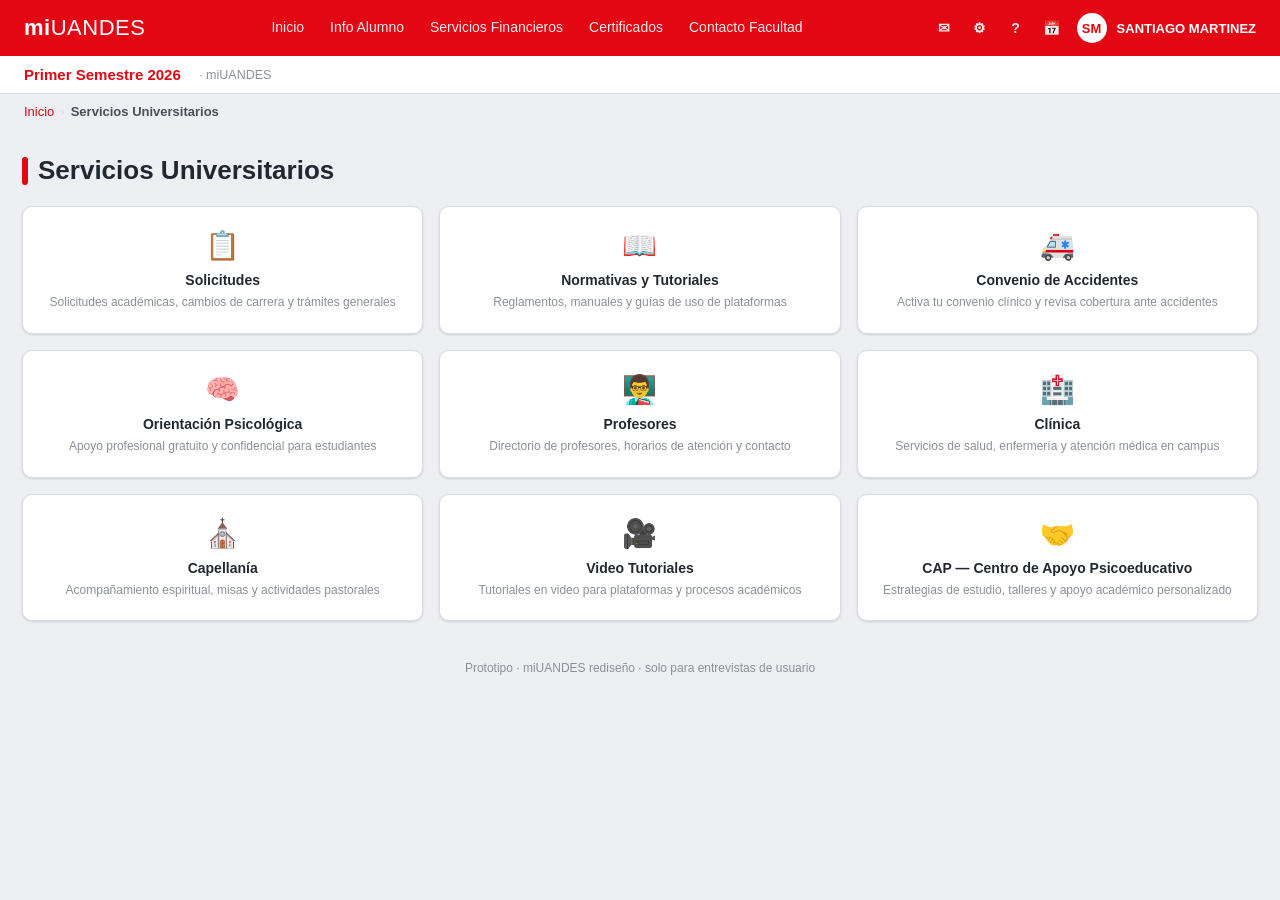
<file: servicios-universitarios.html>
<!DOCTYPE html>
<html lang="es">
<head>
  <meta charset="UTF-8">
  <meta name="viewport" content="width=device-width, initial-scale=1.0">
  <title>miUANDES — Servicios Universitarios</title>
  <link rel="stylesheet" href="styles.css">
  <style>
    .grid-servicios { display: grid; grid-template-columns: repeat(3, 1fr); gap: 16px; }
    .servicio-card {
      background: var(--blanco); border: 1px solid var(--gris-borde);
      border-radius: var(--radio); box-shadow: var(--sombra);
      padding: 22px 18px; text-align: center; cursor: pointer; transition: all .15s;
    }
    .servicio-card:hover {
      border-color: var(--rojo); transform: translateY(-2px);
      box-shadow: 0 4px 12px rgba(0,0,0,.1);
    }
    .servicio-card .icono { font-size: 28px; margin-bottom: 10px; }
    .servicio-card h4 { margin: 0 0 6px; font-size: 14px; color: var(--tinta); }
    .servicio-card p { margin: 0; font-size: 12px; color: var(--gris-claro); line-height: 1.4; }

    @media (max-width: 768px) {
      .grid-servicios { grid-template-columns: 1fr 1fr; }
    }
    @media (max-width: 480px) {
      .grid-servicios { grid-template-columns: 1fr; }
    }
  </style>
</head>
<body>

  <header class="banner">
    <a href="index.html" class="banner__logo">mi<span>UANDES</span></a>
    <button class="hamburger" onclick="toggleNav()">☰</button>
    <nav class="banner__nav">
      <a href="index.html">Inicio</a>
      <a href="info-alumno.html">Info Alumno</a>
      <a href="servicio-financiero.html">Servicios Financieros</a>
      <a href="certificados.html">Certificados</a>
      <a href="facultad.html">Contacto Facultad</a>
    </nav>
    <div class="banner__user">
      <div class="banner__icons">
        <a href="index.html" title="Notificaciones">✉</a>
        <a href="servicios-universitarios.html" title="Servicios">⚙</a>
        <a href="#" title="Centro de ayuda">?</a>
        <a href="facultad.html" title="Calendario">📅</a>
      </div>
      <span class="banner__avatar">SM</span>
      <span class="user-name">SANTIAGO MARTINEZ</span>
    </div>
  </header>

  <div class="subbar">Primer Semestre 2026 &nbsp;<small>· miUANDES</small></div>
  <div class="breadcrumbs">
    <a href="index.html">Inicio</a> <span class="sep">›</span> <span class="current">Servicios Universitarios</span>
  </div>

  <main class="page">
    <div class="titulo-vista">Servicios Universitarios</div>
    <div class="grid-servicios">
      <div class="servicio-card"><div class="icono">📋</div><h4>Solicitudes</h4><p>Solicitudes académicas, cambios de carrera y trámites generales</p></div>
      <div class="servicio-card"><div class="icono">📖</div><h4>Normativas y Tutoriales</h4><p>Reglamentos, manuales y guías de uso de plataformas</p></div>
      <div class="servicio-card"><div class="icono">🚑</div><h4>Convenio de Accidentes</h4><p>Activa tu convenio clínico y revisa cobertura ante accidentes</p></div>
      <div class="servicio-card"><div class="icono">🧠</div><h4>Orientación Psicológica</h4><p>Apoyo profesional gratuito y confidencial para estudiantes</p></div>
      <div class="servicio-card"><div class="icono">👨‍🏫</div><h4>Profesores</h4><p>Directorio de profesores, horarios de atención y contacto</p></div>
      <div class="servicio-card"><div class="icono">🏥</div><h4>Clínica</h4><p>Servicios de salud, enfermería y atención médica en campus</p></div>
      <div class="servicio-card"><div class="icono">⛪</div><h4>Capellanía</h4><p>Acompañamiento espiritual, misas y actividades pastorales</p></div>
      <div class="servicio-card"><div class="icono">🎥</div><h4>Video Tutoriales</h4><p>Tutoriales en video para plataformas y procesos académicos</p></div>
      <div class="servicio-card"><div class="icono">🤝</div><h4>CAP — Centro de Apoyo Psicoeducativo</h4><p>Estrategias de estudio, talleres y apoyo académico personalizado</p></div>
    </div>
  </main>

  <div id="toast" class="toast"></div>
  <footer class="proto">Prototipo · miUANDES rediseño · solo para entrevistas de usuario</footer>
  <script src="shared.js"></script>
</body>
</html>
</file>
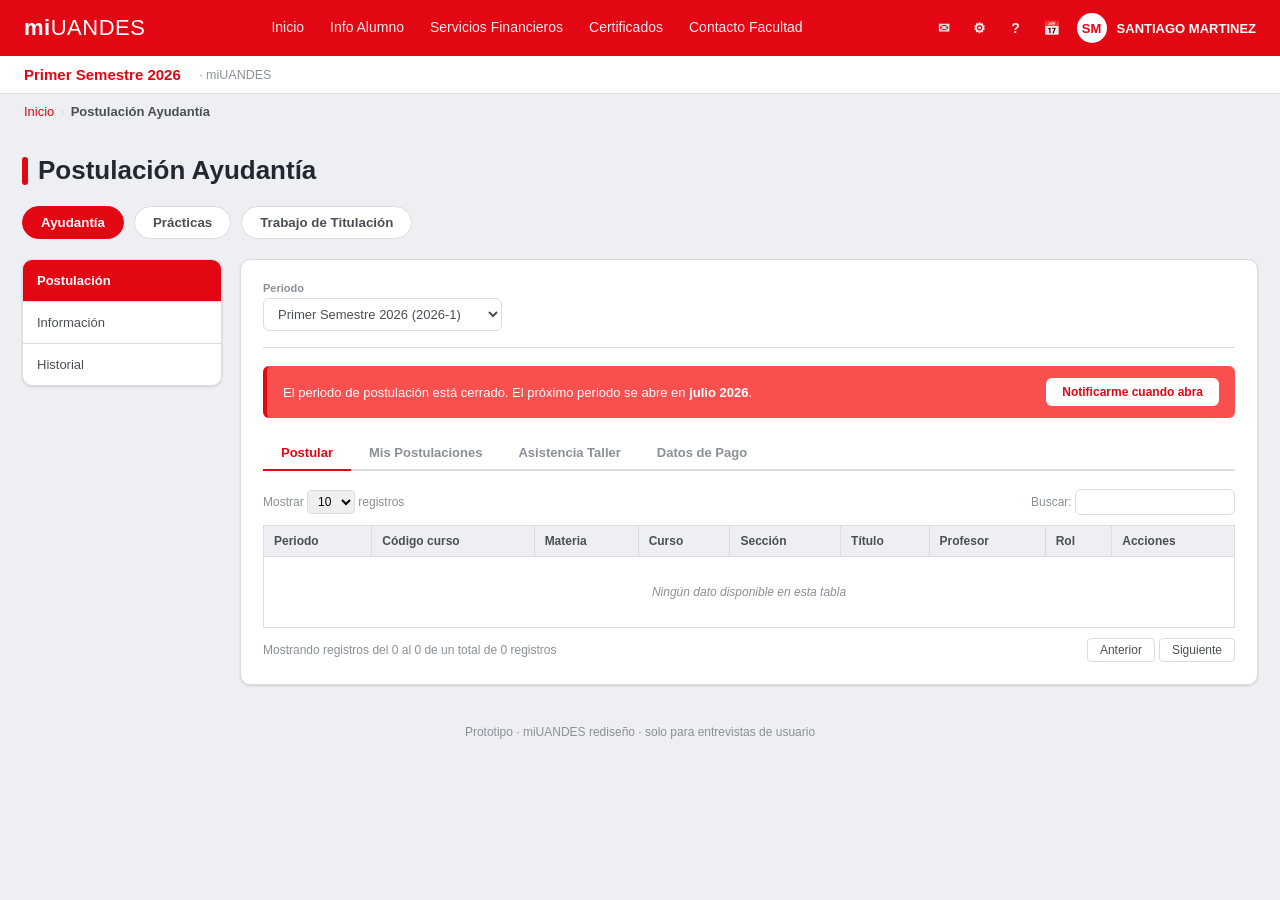
<file: template.html>
<!DOCTYPE html>
<html lang="es">
<head>
  <meta charset="UTF-8">
  <meta name="viewport" content="width=device-width, initial-scale=1.0">
  <title>miUANDES — Académico</title>
  <link rel="stylesheet" href="styles.css">
  <style>
    .pills { display: flex; gap: 10px; margin-bottom: 20px; flex-wrap: wrap; }
    .layout { display: grid; grid-template-columns: 200px 1fr; gap: 18px; align-items: start; }

    .sidebar-menu {
      background: var(--blanco); border: 1px solid var(--gris-borde);
      border-radius: var(--radio); box-shadow: var(--sombra); overflow: hidden;
    }
    .sidebar-menu .menu-item {
      display: block; padding: 13px 14px; width: 100%;
      font-size: 13px; font-weight: 500; color: var(--gris-texto);
      border: none; background: none; text-align: left;
      border-bottom: 1px solid var(--gris-borde); cursor: pointer; transition: all .12s;
    }
    .sidebar-menu .menu-item:last-child { border-bottom: none; }
    .sidebar-menu .menu-item:hover { background: var(--rojo-claro); color: var(--rojo); }
    .sidebar-menu .menu-item.is-active { background: var(--rojo); color: #fff; font-weight: 600; }

    .content-area {
      background: var(--blanco); border: 1px solid var(--gris-borde);
      border-radius: var(--radio); box-shadow: var(--sombra); padding: 22px; min-height: 400px;
    }
    .content-area h3 {
      margin: 0 0 16px; font-size: 16px; color: var(--rojo);
      padding-bottom: 10px; border-bottom: 1px solid var(--gris-borde);
    }
    .vista { display: none; }
    .vista.activa { display: block; }

    .filtros-bar {
      display: flex; gap: 14px; align-items: flex-end; flex-wrap: wrap;
      margin-bottom: 18px; padding-bottom: 16px; border-bottom: 1px solid var(--gris-borde);
    }
    .filtro-group { display: flex; flex-direction: column; gap: 4px; }
    .filtro-group label { font-size: 11px; font-weight: 600; color: var(--gris-claro); }
    .filtro-group select, .filtro-group input {
      padding: 7px 10px; border: 1px solid var(--gris-borde);
      border-radius: 6px; font-size: 13px; color: var(--gris-texto);
      background: var(--blanco); min-width: 150px;
    }

    .inner-tabs {
      display: flex; gap: 0; margin-bottom: 18px; border-bottom: 2px solid var(--gris-borde);
    }
    .inner-tab {
      padding: 9px 18px; font-size: 13px; font-weight: 600;
      color: var(--gris-claro); cursor: pointer; border: none; background: none;
      border-bottom: 2px solid transparent; margin-bottom: -2px; transition: all .15s;
    }
    .inner-tab.is-active { color: var(--rojo); border-bottom-color: var(--rojo); }
    .inner-tab:hover { color: var(--rojo); }

    .data-table { width: 100%; border-collapse: collapse; font-size: 12px; }
    .data-table th {
      background: var(--gris-bg); padding: 8px 10px;
      font-weight: 600; color: var(--gris-texto); text-align: left;
      border: 1px solid var(--gris-borde); white-space: nowrap;
    }
    .data-table td { padding: 8px 10px; border: 1px solid var(--gris-borde); color: var(--gris-texto); }
    .data-table .empty-row { text-align: center; color: var(--gris-claro); padding: 28px; font-style: italic; }

    .table-controls {
      display: flex; justify-content: space-between; align-items: center;
      margin-bottom: 10px; font-size: 12px; color: var(--gris-claro);
    }
    .table-controls input {
      padding: 5px 10px; border: 1px solid var(--gris-borde);
      border-radius: 6px; font-size: 12px; width: 160px;
    }
    .table-controls select {
      padding: 3px 6px; border: 1px solid var(--gris-borde);
      border-radius: 4px; font-size: 12px;
    }
    .table-footer {
      display: flex; justify-content: space-between; align-items: center;
      margin-top: 10px; font-size: 12px; color: var(--gris-claro);
    }
    .table-footer .paginacion { display: flex; gap: 4px; }
    .table-footer .paginacion button {
      padding: 4px 12px; border: 1px solid var(--gris-borde);
      background: var(--blanco); border-radius: 4px; font-size: 12px;
      color: var(--gris-texto); cursor: pointer;
    }
    .table-footer .paginacion button:hover { background: var(--gris-bg); }

    .alerta-cerrado {
      background: #f70000b0; color: #fff;
      padding: 12px 16px; border-radius: 6px;
      font-size: 13px; font-weight: 500; margin-bottom: 18px;
      border-left: 4px solid var(--rojo);
      display: flex; justify-content: space-between; align-items: center;
      flex-wrap: wrap; gap: 10px;
    }
    .alerta-cerrado .alerta-action {
      background: #fff; color: var(--rojo); border: none;
      padding: 7px 16px; border-radius: 6px; font-size: 12px; font-weight: 700;
      cursor: pointer; white-space: nowrap;
    }
    .alerta-cerrado .alerta-action:hover { background: #ffe0e3; }

    .btn-accion {
      display: inline-block; background: var(--rojo); color: #fff; border: none;
      border-radius: 8px; padding: 10px 20px; font-weight: 600;
      font-size: 13px; cursor: pointer; margin-top: 14px;
    }
    .btn-accion:hover { background: var(--rojo-osc); }

    @media (max-width: 768px) {
      .layout { grid-template-columns: 1fr; }
      .sidebar-menu { display: none; }
      .table-controls { flex-direction: column; gap: 8px; align-items: flex-start; }
      .table-footer { flex-direction: column; gap: 8px; align-items: flex-start; }
    }
  </style>
</head>
<body>

  <header class="banner">
    <a href="index.html" class="banner__logo">mi<span>UANDES</span></a>
    <button class="hamburger" onclick="toggleNav()">☰</button>
    <nav class="banner__nav">
      <a href="index.html">Inicio</a>
      <a href="info-alumno.html">Info Alumno</a>
      <a href="servicio-financiero.html">Servicios Financieros</a>
      <a href="certificados.html">Certificados</a>
      <a href="facultad.html">Contacto Facultad</a>
    </nav>
    <div class="banner__user">
      <div class="banner__icons">
        <a href="index.html" title="Notificaciones">✉</a>
        <a href="servicios-universitarios.html" title="Servicios">⚙</a>
        <a href="#" title="Centro de ayuda">?</a>
        <a href="facultad.html" title="Calendario">📅</a>
      </div>
      <span class="banner__avatar">SM</span>
      <span class="user-name">SANTIAGO MARTINEZ</span>
    </div>
  </header>

  <div class="subbar">Primer Semestre 2026 &nbsp;<small>· miUANDES</small></div>
  <div class="breadcrumbs">
    <a href="index.html">Inicio</a> <span class="sep">›</span> <span class="current" id="breadcrumb-current">Postulación Ayudantía</span>
  </div>

  <main class="page">
    <div class="titulo-vista" id="titulo">Postulación Ayudantía</div>

    <div class="pills">
      <button class="pill is-active" onclick="showVista('ayudantia')">Ayudantía</button>
      <button class="pill" onclick="showVista('practicas')">Prácticas</button>
      <button class="pill" onclick="showVista('titulo')">Trabajo de Titulación</button>
    </div>

    <!-- ======= Ayudantía ======= -->
    <div class="vista activa" id="vista-ayudantia">
      <div class="layout">
        <div class="sidebar-menu">
          <button class="menu-item is-active">Postulación</button>
          <button class="menu-item">Información</button>
          <button class="menu-item">Historial</button>
        </div>
        <div class="content-area">
          <div class="filtros-bar">
            <div class="filtro-group">
              <label>Periodo</label>
              <select>
                <option>Primer Semestre 2026 (2026-1)</option>
                <option>Segundo Semestre 2025 (2025-2)</option>
              </select>
            </div>
          </div>

          <div class="alerta-cerrado">
            <span>El periodo de postulación está cerrado. El próximo periodo se abre en <strong>julio 2026</strong>.</span>
            <button class="alerta-action" onclick="showToast('Te notificaremos cuando se abra el periodo de postulación','info')">Notificarme cuando abra</button>
          </div>

          <div class="inner-tabs">
            <button class="inner-tab is-active">Postular</button>
            <button class="inner-tab">Mis Postulaciones</button>
            <button class="inner-tab">Asistencia Taller</button>
            <button class="inner-tab">Datos de Pago</button>
          </div>

          <div class="table-controls">
            <span>Mostrar <select><option>10</option></select> registros</span>
            <span>Buscar: <input type="text" placeholder=""></span>
          </div>

          <div class="table-responsive">
            <table class="data-table">
              <thead>
                <tr>
                  <th>Periodo</th><th>Código curso</th><th>Materia</th><th>Curso</th>
                  <th>Sección</th><th>Título</th><th>Profesor</th><th>Rol</th><th>Acciones</th>
                </tr>
              </thead>
              <tbody>
                <tr><td colspan="9" class="empty-row">Ningún dato disponible en esta tabla</td></tr>
              </tbody>
            </table>
          </div>

          <div class="table-footer">
            <span>Mostrando registros del 0 al 0 de un total de 0 registros</span>
            <div class="paginacion"><button>Anterior</button><button>Siguiente</button></div>
          </div>
        </div>
      </div>
    </div>

    <!-- ======= Prácticas ======= -->
    <div class="vista" id="vista-practicas">
      <div class="layout">
        <div class="sidebar-menu">
          <button class="menu-item is-active">Registro</button>
          <button class="menu-item">Información</button>
          <button class="menu-item">Convenios</button>
        </div>
        <div class="content-area">
          <h3>Registro de Práctica</h3>
          <div class="filtros-bar">
            <div class="filtro-group"><label>Rut Alumno</label><input type="text" placeholder="Buscar Rut"></div>
            <div class="filtro-group"><label>Etapa</label><select><option>Todas las etapas</option></select></div>
            <div class="filtro-group"><label>Periodo de Inscripción</label><select><option>Todos los periodos</option><option>Primer Semestre 2026 (2026-1)</option></select></div>
            <button class="btn-accion" style="margin-top: 0;" onclick="showToast('Formulario de registro abierto','info')">+ Agregar</button>
          </div>

          <div class="table-controls">
            <span>Mostrar <select><option>10</option></select> registros</span>
            <span>Buscar: <input type="text" placeholder=""></span>
          </div>

          <div class="table-responsive">
            <table class="data-table">
              <thead>
                <tr>
                  <th>Nombre alumno</th><th>Rut</th><th>Institución</th>
                  <th>F. inicio</th><th>F. fin</th><th>Periodo</th>
                  <th>Oportunidad</th><th>Etapa</th><th>Estado</th><th>Ver</th>
                </tr>
              </thead>
              <tbody>
                <tr><td colspan="10" class="empty-row">Ningún dato disponible en esta tabla</td></tr>
              </tbody>
            </table>
          </div>

          <div class="table-footer">
            <span>Mostrando registros del 0 al 0 de un total de 0 registros</span>
            <div class="paginacion"><button>Anterior</button><button>Siguiente</button></div>
          </div>
        </div>
      </div>
    </div>

    <!-- ======= Trabajo de Titulación ======= -->
    <div class="vista" id="vista-titulo">
      <div class="layout">
        <div class="sidebar-menu">
          <button class="menu-item is-active">Registro</button>
          <button class="menu-item">Información</button>
          <button class="menu-item">Documentos</button>
        </div>
        <div class="content-area">
          <h3>Trabajo de Titulación</h3>
          <div class="filtros-bar">
            <div class="filtro-group"><label>Periodo de Inscripción</label><select><option>Primer Semestre 2026 (2026-1)</option><option>Segundo Semestre 2025 (2025-2)</option></select></div>
            <button class="btn-accion" style="margin-top: 0;" onclick="showToast('Formulario de registro abierto','info')">+ Agregar</button>
          </div>

          <div class="table-controls">
            <span>Mostrar <select><option>10</option></select> registros</span>
            <span>Buscar: <input type="text" placeholder=""></span>
          </div>

          <div class="table-responsive">
            <table class="data-table">
              <thead>
                <tr>
                  <th>ID</th><th>Carrera</th><th>Periodo</th><th>Fecha Registro</th>
                  <th>Alumno</th><th>Rut</th><th>Título</th><th>Modalidad</th>
                  <th>Prof. Guía Interno</th><th>Prof. Guía Externo</th>
                  <th>Etapa</th><th>Estado</th><th>Acciones</th>
                </tr>
              </thead>
              <tbody>
                <tr><td colspan="13" class="empty-row">Ningún dato disponible en esta tabla</td></tr>
              </tbody>
            </table>
          </div>

          <div class="table-footer">
            <span>Mostrando registros del 0 al 0 de un total de 0 registros</span>
            <div class="paginacion"><button>Anterior</button><button>Siguiente</button></div>
          </div>
        </div>
      </div>
    </div>
  </main>

  <div id="toast" class="toast"></div>
  <footer class="proto">Prototipo · miUANDES rediseño · solo para entrevistas de usuario</footer>

  <script src="shared.js"></script>
  <script>
    var titulos = {
      ayudantia: 'Postulación Ayudantía',
      practicas: 'Registro de Práctica',
      titulo: 'Trabajo de Titulación'
    };
    function showVista(id) {
      document.querySelectorAll('.vista').forEach(function(v) { v.classList.remove('activa'); });
      document.getElementById('vista-' + id).classList.add('activa');
      document.querySelectorAll('.pills .pill').forEach(function(p) { p.classList.remove('is-active'); });
      var map = { ayudantia: 0, practicas: 1, titulo: 2 };
      document.querySelectorAll('.pills .pill')[map[id]].classList.add('is-active');
      document.getElementById('titulo').textContent = titulos[id];
      document.getElementById('breadcrumb-current').textContent = titulos[id];
    }
  </script>
</body>
</html>
</file>
<file: styles.css>
/* ===========================================================
   miUANDES — Prototipo de rediseño
   Paleta oficial (banner rojo UANDES + blanco/gris)
   =========================================================== */
:root {
  --rojo:        #E30613;
  --rojo-osc:    #B7000F;
  --rojo-claro:  #FCE9EA;
  --gris-bg:     #EDEFF2;
  --gris-borde:  #D9DDE3;
  --gris-texto:  #4A4F57;
  --gris-claro:  #8A9099;
  --blanco:      #FFFFFF;
  --tinta:       #222831;
  --sombra:      0 1px 3px rgba(0,0,0,.08), 0 1px 2px rgba(0,0,0,.06);
  --radio:       10px;
}

* { box-sizing: border-box; }

html, body {
  margin: 0;
  padding: 0;
  font-family: "Segoe UI", Roboto, Helvetica, Arial, sans-serif;
  background: var(--gris-bg);
  color: var(--tinta);
  font-size: 15px;
}

a { color: inherit; text-decoration: none; }

/* ---------- Header / banner oficial ---------- */
.banner {
  background: var(--rojo);
  color: #fff;
  display: flex;
  align-items: center;
  justify-content: space-between;
  padding: 0 24px;
  height: 56px;
  position: relative;
}
.banner__logo {
  font-size: 22px;
  font-weight: 700;
  letter-spacing: .5px;
  flex-shrink: 0;
}
.banner__logo span { font-weight: 300; }
.banner__nav {
  display: flex;
  align-items: center;
  gap: 22px;
}
.banner__nav a {
  font-size: 14px;
  padding: 4px 2px;
  opacity: .92;
  border-bottom: 2px solid transparent;
  transition: border-color .15s;
  white-space: nowrap;
}
.banner__nav a:hover,
.banner__nav a.is-active {
  border-bottom-color: #fff;
  opacity: 1;
}
.banner__user {
  display: flex;
  align-items: center;
  gap: 10px;
  font-size: 13px;
  font-weight: 600;
  flex-shrink: 0;
}
.banner__icons {
  display: flex; gap: 6px;
}
.banner__icons a {
  display: flex; align-items: center; justify-content: center;
  width: 30px; height: 30px; border-radius: 50%;
  font-size: 14px; opacity: .92; transition: all .15s;
  border-bottom: none !important;
}
.banner__icons a:hover {
  background: rgba(255,255,255,.2); opacity: 1;
}
.banner__avatar {
  width: 30px; height: 30px; border-radius: 50%;
  background: #fff; color: var(--rojo);
  display: grid; place-items: center; font-weight: 700; font-size: 13px;
}
.hamburger {
  display: none; background: none; border: none; color: #fff;
  font-size: 24px; cursor: pointer; padding: 4px;
}

/* barra de semestre */
.subbar {
  background: var(--blanco);
  border-bottom: 1px solid var(--gris-borde);
  padding: 10px 24px;
  display: flex; align-items: center; gap: 10px;
  font-weight: 600; color: var(--rojo);
}
.subbar small { color: var(--gris-claro); font-weight: 400; }

/* ---------- Breadcrumbs ---------- */
.breadcrumbs {
  padding: 10px 24px;
  font-size: 13px; color: var(--gris-claro);
  display: flex; align-items: center; gap: 6px;
}
.breadcrumbs a {
  color: var(--rojo); font-weight: 500;
  transition: opacity .15s;
}
.breadcrumbs a:hover { opacity: .7; }
.breadcrumbs .sep { color: var(--gris-borde); }
.breadcrumbs .current { color: var(--gris-texto); font-weight: 600; }

/* ---------- Layout general ---------- */
.page { max-width: 1400px; margin: 0 auto; padding: 22px; }

.titulo-vista {
  display: flex; align-items: center; gap: 10px;
  font-size: 26px; font-weight: 700; margin: 4px 0 20px;
}
.titulo-vista::before {
  content: ""; width: 6px; height: 28px; background: var(--rojo);
  border-radius: 3px;
}

/* ---------- Card / panel ---------- */
.card {
  background: var(--blanco);
  border: 1px solid var(--gris-borde);
  border-radius: var(--radio);
  box-shadow: var(--sombra);
  padding: 18px;
}
.card__title {
  font-size: 15px; font-weight: 700; color: var(--rojo);
  margin: 0 0 12px; display: flex; align-items: center; gap: 8px;
}

/* ---------- Botones de navegación lateral ---------- */
.navbtn {
  display: block; width: 100%;
  background: var(--blanco);
  border: 1.5px solid var(--gris-borde);
  border-radius: var(--radio);
  padding: 16px 14px;
  margin-bottom: 12px;
  text-align: center;
  font-weight: 600; color: var(--gris-texto);
  cursor: pointer;
  transition: all .15s;
}
.navbtn:hover {
  border-color: var(--rojo);
  color: var(--rojo);
  box-shadow: var(--sombra);
}

/* botón pill */
.pill {
  border: 1.5px solid var(--gris-borde);
  background: var(--blanco);
  border-radius: 999px;
  padding: 8px 18px;
  font-weight: 600; color: var(--gris-texto);
  cursor: pointer; transition: all .15s;
}
.pill:hover, .pill.is-active {
  background: var(--rojo); color: #fff; border-color: var(--rojo);
}

/* botón sólido */
.btn {
  background: var(--rojo); color: #fff; border: none;
  border-radius: 8px; padding: 9px 18px; font-weight: 600; cursor: pointer;
}
.btn:hover { background: var(--rojo-osc); }

/* utilidades */
.grid { display: grid; gap: 18px; }
.skeleton {
  height: 10px; background: #c9d2dd; border-radius: 4px; margin: 8px 0;
}
.skeleton.s { width: 60%; }
.skeleton.m { width: 80%; }

/* ---------- Toast / Feedback global ---------- */
.toast {
  position: fixed; bottom: 30px; left: 50%; transform: translateX(-50%) translateY(100px);
  background: #222831; color: #fff;
  padding: 14px 28px; border-radius: 10px;
  font-size: 14px; font-weight: 600;
  box-shadow: 0 6px 20px rgba(0,0,0,.25);
  display: flex; align-items: center; gap: 10px;
  z-index: 9999;
  opacity: 0;
  transition: all .35s cubic-bezier(.4,0,.2,1);
  pointer-events: none;
}
.toast.toast-success { background: #28a745; }
.toast.toast-info { background: #0d6efd; }
.toast.show {
  opacity: 1;
  transform: translateX(-50%) translateY(0);
  pointer-events: auto;
}

/* ---------- Modal de confirmación ---------- */
.modal-overlay {
  position: fixed; inset: 0;
  background: rgba(0,0,0,.4);
  display: none; place-items: center;
  z-index: 9998;
}
.modal-overlay.show { display: grid; }
.modal {
  background: var(--blanco);
  border-radius: 12px;
  padding: 28px; max-width: 420px; width: 90%;
  box-shadow: 0 10px 40px rgba(0,0,0,.2);
  text-align: center;
}
.modal h3 { margin: 0 0 10px; font-size: 18px; color: var(--tinta); }
.modal p { margin: 0 0 20px; font-size: 14px; color: var(--gris-texto); line-height: 1.5; }
.modal-btns { display: flex; gap: 10px; justify-content: center; }
.modal-btns button {
  padding: 10px 22px; border-radius: 8px; font-weight: 600;
  font-size: 14px; cursor: pointer; border: none;
}
.modal-btns .btn-confirm { background: var(--rojo); color: #fff; }
.modal-btns .btn-confirm:hover { background: var(--rojo-osc); }
.modal-btns .btn-cancel {
  background: var(--blanco); color: var(--gris-texto);
  border: 1.5px solid var(--gris-borde);
}
.modal-btns .btn-cancel:hover { background: var(--gris-bg); }

/* ---------- Tabla responsive wrapper ---------- */
.table-responsive {
  overflow-x: auto; -webkit-overflow-scrolling: touch;
}

/* hide on desktop, show on mobile */
.mobile-only { display: none; }

footer.proto {
  text-align: center; color: var(--gris-claro);
  font-size: 12px; padding: 18px;
}

/* Vista transitions */
.vista { display: none; animation: fadeIn .2s ease; }
.vista.activa { display: block; }
@keyframes fadeIn { from { opacity: 0; } to { opacity: 1; } }

/* =============================================================
   RESPONSIVE — Mobile (max 768px)
   ============================================================= */
@media (max-width: 768px) {
  .banner { padding: 0 14px; flex-wrap: wrap; height: auto; min-height: 56px; }
  .banner__nav {
    display: none; flex-direction: column;
    width: 100%; gap: 0; padding: 8px 0;
    border-top: 1px solid rgba(255,255,255,.2);
  }
  .banner__nav.open { display: flex; }
  .banner__nav a {
    padding: 10px 0; border-bottom: none;
    font-size: 15px; opacity: 1;
  }
  .banner__user .user-name { display: none; }
  .hamburger { display: block; }

  .subbar { padding: 8px 14px; font-size: 13px; }
  .breadcrumbs { padding: 8px 14px; font-size: 12px; flex-wrap: wrap; }
  .page { padding: 14px; }
  .titulo-vista { font-size: 20px; margin: 0 0 14px; }

  .mobile-only { display: block; }
  .desktop-only { display: none; }

  .pill { padding: 6px 14px; font-size: 13px; }
  .navbtn { padding: 12px 10px; font-size: 13px; }
}
</file>
